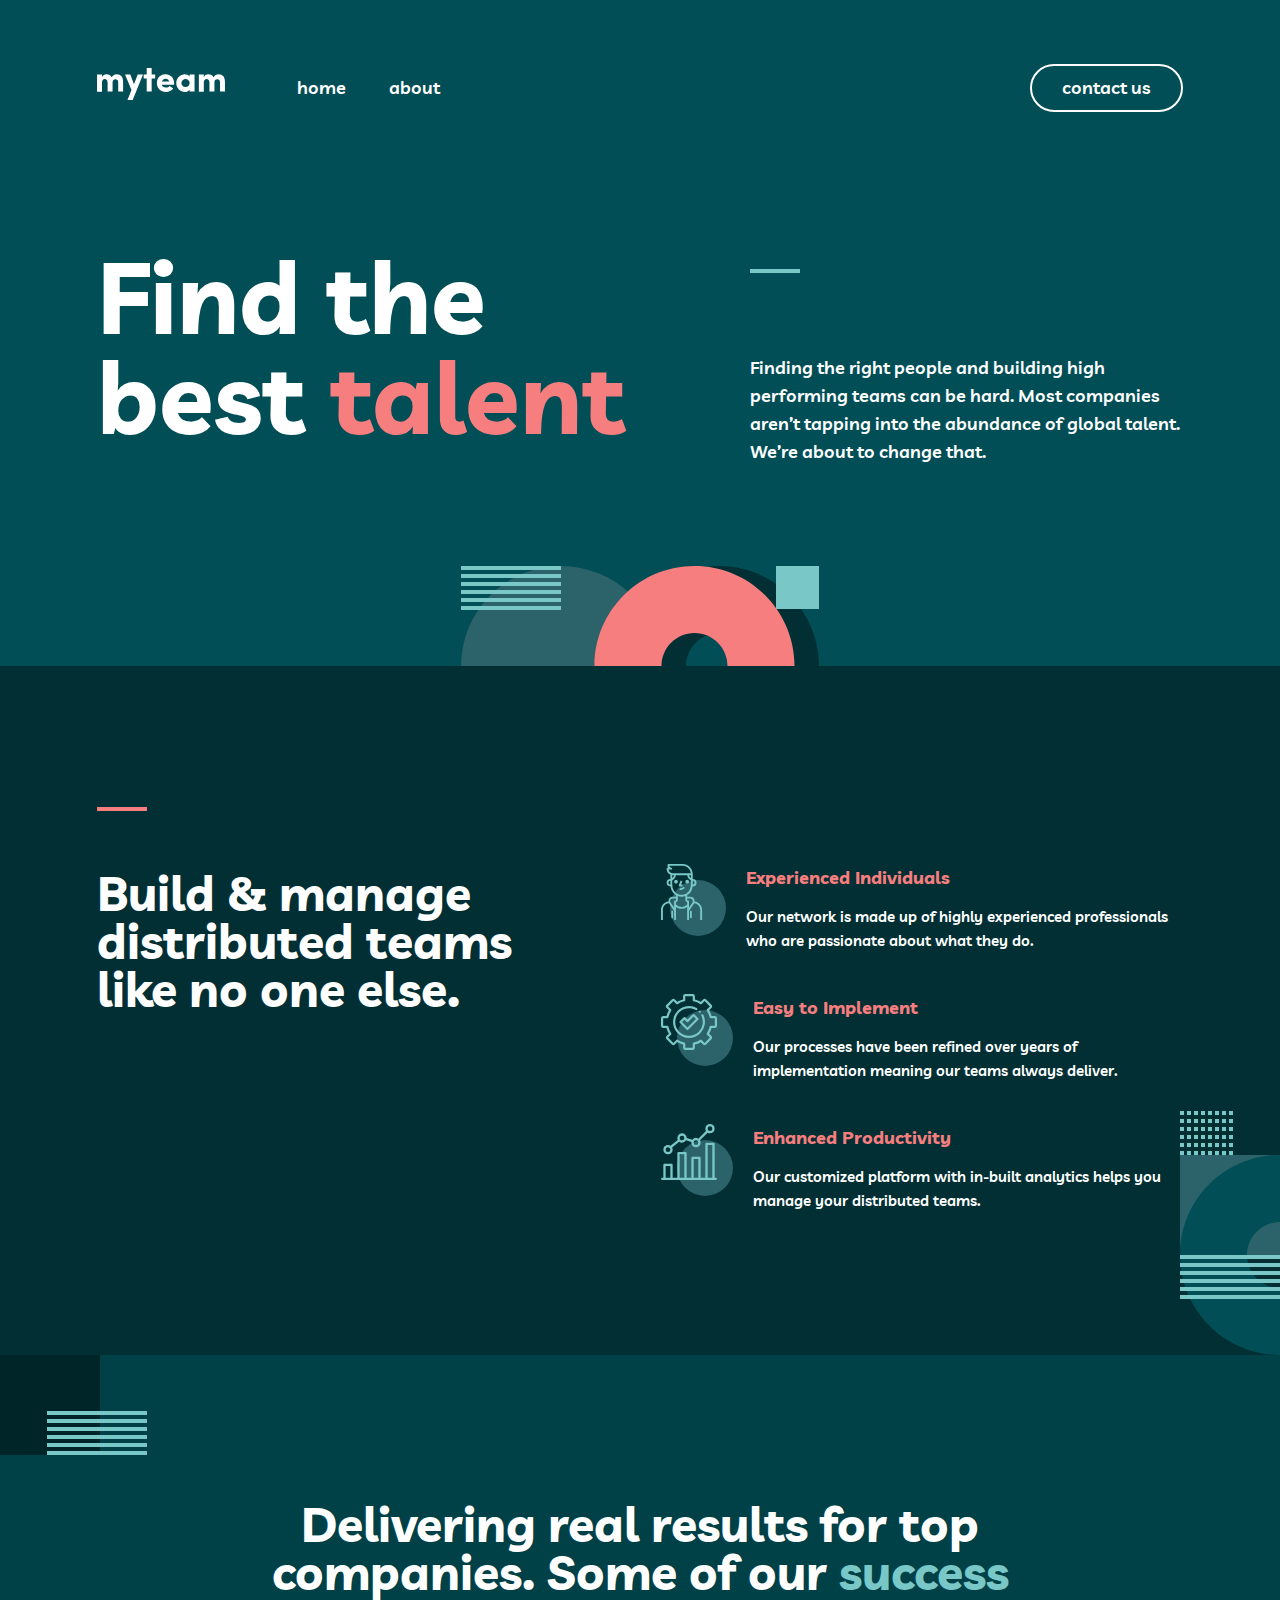
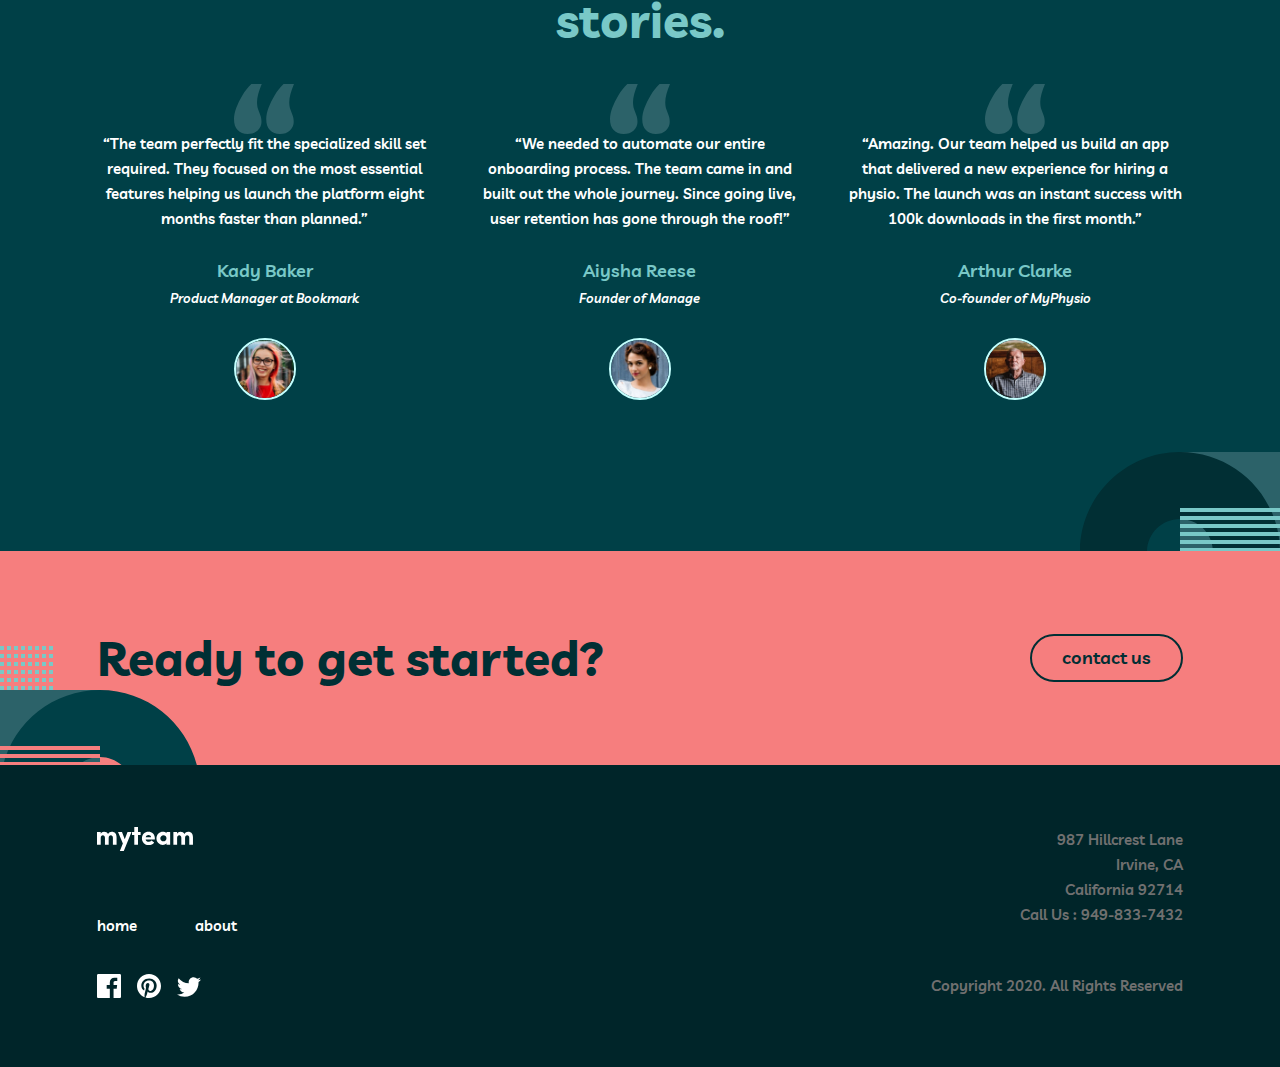
<file: index.html>
<!DOCTYPE html>
<html lang="en">
  <head>
    <!-- Global site tag (gtag.js) - Google Analytics -->
    <script
      async
      src="https://www.googletagmanager.com/gtag/js?id=UA-56191142-3"
    ></script>
    <script>
      window.dataLayer = window.dataLayer || [];
      function gtag() {
        dataLayer.push(arguments);
      }
      gtag("js", new Date());

      gtag("config", "UA-56191142-3");
    </script>

    <meta charset="UTF-8" />
    <meta name="viewport" content="width=device-width, initial-scale=1.0" />

    <link
      href="https://fonts.googleapis.com/css2?family=Livvic:wght@600;700&display=swap"
      rel="stylesheet"
    />

    <link rel="stylesheet" href="css/main.css" />
    <link
      rel="icon"
      type="image/png"
      sizes="32x32"
      href="./images/favicon-32x32.png"
    />

    <title>myteam - find the best talent</title>
  </head>
  <body class="scrolling">
    <nav class="nav">
      <div class="wrapper">
        <a href="index.html"
          ><img class="logo" src="img/logo.svg" alt="myteam logo"
        /></a>

        <img
          class="hamburger"
          id="open-nav"
          src="img/icon-hamburger.svg"
          alt="navigation menu icon"
        />

        <div class="nav__background nav__background--invisible"></div>
        <div class="nav__box nav__box--hidden">
          <img
            class="hamburger"
            id="close-nav"
            src="img/icon-close.svg"
            alt="navigation menu icon"
          />
          <ul class="nav__list">
            <li class="nav__item">
              <a href="index.html" class="nav__link">home</a>
            </li>
            <li class="nav__item">
              <a href="pages/about.html" class="nav__link">about</a>
            </li>
          </ul>
          <a href="pages/contact.html" class="btn-contact white">contact us</a>
        </div>
      </div>
    </nav>

    <header class="header">
      <div class="wrapper">
        <h1 class="heading-1">
          Find the <br />best <span class="color-coral">talent</span>
        </h1>
        <div class="header__text-box">
          Finding the right people and building high performing teams can be
          hard. Most companies aren’t tapping into the abundance of global
          talent. We’re about to change that.
        </div>
      </div>
    </header>
    <section class="features">
      <div class="wrapper">
        <h2 class="heading-2">
          Build & manage distributed teams like no one else.
        </h2>
        <ul class="features__list">
          <li class="feature">
            <img src="img/icon-person.svg" alt="Icon of person" />
            <h3 class="heading-3">Experienced Individuals</h3>
            <p class="paragraph">
              Our network is made up of highly experienced professionals who are
              passionate about what they do.
            </p>
          </li>
          <li class="feature">
            <img src="img/icon-cog.svg" alt="Icon of cog" />
            <h3 class="heading-3">Easy to Implement</h3>
            <p class="paragraph">
              Our processes have been refined over years of implementation
              meaning our teams always deliver.
            </p>
          </li>
          <li class="feature">
            <img src="img/icon-chart.svg" alt="Icon of chart" />
            <h3 class="heading-3">Enhanced Productivity</h3>
            <p class="paragraph">
              Our customized platform with in-built analytics helps you manage
              your distributed teams.
            </p>
          </li>
        </ul>
      </div>
    </section>
    <section class="stories">
      <div class="wrapper">
        <h2 class="heading-2">
          Delivering real results for top companies. Some of our
          <span class="color-blue-light">success stories.</span>
        </h2>
        <ul class="stories__list">
          <li class="story">
            <p class="story__paragraph">
              “The team perfectly fit the specialized skill set required. They
              focused on the most essential features helping us launch the
              platform eight months faster than planned.”
            </p>
            <span class="story__person">Kady Baker</span>
            <span class="story__position">Product Manager at Bookmark</span>
            <div class="story__photo-box">
              <img src="img/avatar-kady.jpg" alt="Photo of Kady Baker" />
            </div>
          </li>
          <li class="story">
            <p class="story__paragraph">
              “We needed to automate our entire onboarding process. The team
              came in and built out the whole journey. Since going live, user
              retention has gone through the roof!”
            </p>
            <span class="story__person">Aiysha Reese</span>
            <span class="story__position">Founder of Manage</span>
            <div class="story__photo-box">
              <img src="img/avatar-aiysha.jpg" alt="Photo of Aiysha Reese" />
            </div>
          </li>
          <li class="story">
            <p class="story__paragraph">
              “Amazing. Our team helped us build an app that delivered a new
              experience for hiring a physio. The launch was an instant success
              with 100k downloads in the first month.”
            </p>
            <span class="story__person">Arthur Clarke</span>
            <span class="story__position">Co-founder of MyPhysio</span>
            <div class="story__photo-box">
              <img src="img/avatar-arthur.jpg" alt="Photo of Arthur Clarke" />
            </div>
          </li>
        </ul>
      </div>
    </section>

    <div class="cta-box">
      <div class="wrapper">
        <h2 class="heading-2">Ready to get started?</h2>
        <a href="pages/contact.html" class="btn-contact">contact us</a>
      </div>
    </div>

    <footer class="footer">
      <div class="wrapper">
        <div class="footer-nav">
          <img src="img/logo.svg" class="footer-nav__logo" alt="myteam logo" />
          <ul class="footer-nav__list">
            <li class="footer-nav__item">
              <a href="index.html" class="footer-nav__link">home</a>
            </li>
            <li class="footer-nav__item">
              <a href="pages/about.html" class="footer-nav__link">about</a>
            </li>
          </ul>
        </div>
        <div class="footer__address">
          987 Hillcrest Lane<br />
          Irvine, CA<br />
          California 92714<br />
          Call Us : 949-833-7432
        </div>
        <div class="footer-social">
          <a href="https://www.facebook.com"
            ><svg
              xmlns="http://www.w3.org/2000/svg"
              width="24"
              height="24"
              role="img"
              aria-labelledby="facebook-icon"
            >
              <title id="facebook-icon">Facebook icon</title>
              <path
                fill="#FFF"
                d="M22.675 0H1.325C.593 0 0 .593 0 1.325v21.351C0 23.407.593 24 1.325 24H12.82v-9.294H9.692v-3.622h3.128V8.413c0-3.1 1.893-4.788 4.659-4.788 1.325 0 2.463.099 2.795.143v3.24l-1.918.001c-1.504 0-1.795.715-1.795 1.763v2.313h3.587l-.467 3.622h-3.12V24h6.116c.73 0 1.323-.593 1.323-1.325V1.325C24 .593 23.407 0 22.675 0z"
              /></svg
          ></a>
          <a href="https://www.pinterest.com/"
            ><svg
              xmlns="http://www.w3.org/2000/svg"
              width="24"
              height="24"
              role="img"
              aria-labelledby="pinterest-icon"
            >
              <title id="pinterest-icon">Pinterest icon</title>
              <path
                fill="#FFF"
                d="M12 0C5.373 0 0 5.372 0 12c0 5.084 3.163 9.426 7.627 11.174-.105-.949-.2-2.405.042-3.441.218-.937 1.407-5.965 1.407-5.965s-.359-.719-.359-1.782c0-1.668.967-2.914 2.171-2.914 1.023 0 1.518.769 1.518 1.69 0 1.029-.655 2.568-.994 3.995-.283 1.194.599 2.169 1.777 2.169 2.133 0 3.772-2.249 3.772-5.495 0-2.873-2.064-4.882-5.012-4.882-3.414 0-5.418 2.561-5.418 5.207 0 1.031.397 2.138.893 2.738a.36.36 0 01.083.345l-.333 1.36c-.053.22-.174.267-.402.161-1.499-.698-2.436-2.889-2.436-4.649 0-3.785 2.75-7.262 7.929-7.262 4.163 0 7.398 2.967 7.398 6.931 0 4.136-2.607 7.464-6.227 7.464-1.216 0-2.359-.631-2.75-1.378l-.748 2.853c-.271 1.043-1.002 2.35-1.492 3.146C9.57 23.812 10.763 24 12 24c6.627 0 12-5.373 12-12 0-6.628-5.373-12-12-12z"
              /></svg
          ></a>
          <a href="https://www.twitter.com/"
            ><svg
              xmlns="http://www.w3.org/2000/svg"
              width="24"
              height="20"
              role="img"
              aria-labelledby="twitter-icon"
            >
              <title id="twitter-icon">Twitter icon</title>
              <path
                fill="#FFF"
                d="M24 2.557a9.83 9.83 0 01-2.828.775A4.932 4.932 0 0023.337.608a9.864 9.864 0 01-3.127 1.195A4.916 4.916 0 0016.616.248c-3.179 0-5.515 2.966-4.797 6.045A13.978 13.978 0 011.671 1.149a4.93 4.93 0 001.523 6.574 4.903 4.903 0 01-2.229-.616c-.054 2.281 1.581 4.415 3.949 4.89a4.935 4.935 0 01-2.224.084 4.928 4.928 0 004.6 3.419A9.9 9.9 0 010 17.54a13.94 13.94 0 007.548 2.212c9.142 0 14.307-7.721 13.995-14.646A10.025 10.025 0 0024 2.557z"
              /></svg
          ></a>
        </div>
        <div class="footer__copyright">
          Copyright 2020. All Rights Reserved
        </div>
      </div>
    </footer>
  </body>
  <script src="script/script.js"></script>
</html>
</file>
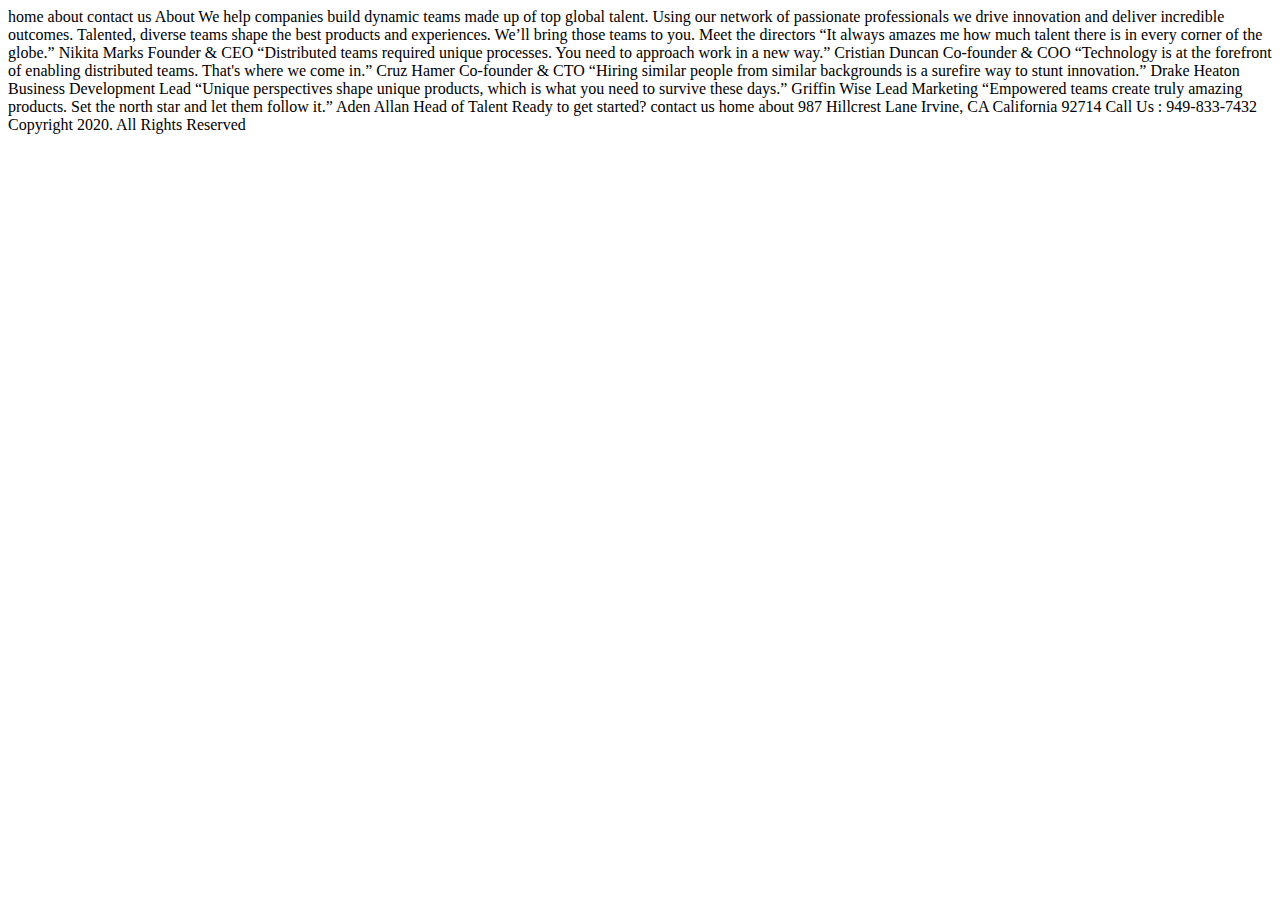
<file: about.html>
<!DOCTYPE html>
<html lang="en">
<head>
  <meta charset="UTF-8">
  <meta name="viewport" content="width=device-width, initial-scale=1.0">

  <link rel="icon" type="image/png" sizes="32x32" href="./images/favicon-32x32.png">
  
  <title>Frontend Mentor | myteam website challenge - About</title>
</head>
<body>

  home
  about

  contact us



  About

  We help companies build dynamic teams made up of top global talent. 
  Using our network of passionate professionals we drive innovation 
  and deliver incredible outcomes. Talented, diverse teams shape the 
  best products and experiences. We’ll bring those teams to you.



  Meet the directors

  “It always amazes me how much talent there is in every corner of the globe.”
  Nikita Marks
  Founder & CEO

  “Distributed teams required unique processes. You need to approach work in a new way.”
  Cristian Duncan
  Co-founder & COO

  “Technology is at the forefront of enabling distributed teams. That's where we come in.”
  Cruz Hamer
  Co-founder & CTO

  “Hiring similar people from similar backgrounds is a surefire way to stunt innovation.”
  Drake Heaton
  Business Development Lead

  “Unique perspectives shape unique products, which is what you need to survive these days.”
  Griffin Wise
  Lead Marketing

  “Empowered teams create truly amazing products. Set the north star and let them follow it.”
  Aden Allan
  Head of Talent



  Ready to get started?

  contact us



  home
  about

  987  Hillcrest Lane
  Irvine, CA
  California 92714
  Call Us : 949-833-7432

  Copyright 2020. All Rights Reserved
  
</body>
</html>
</file>
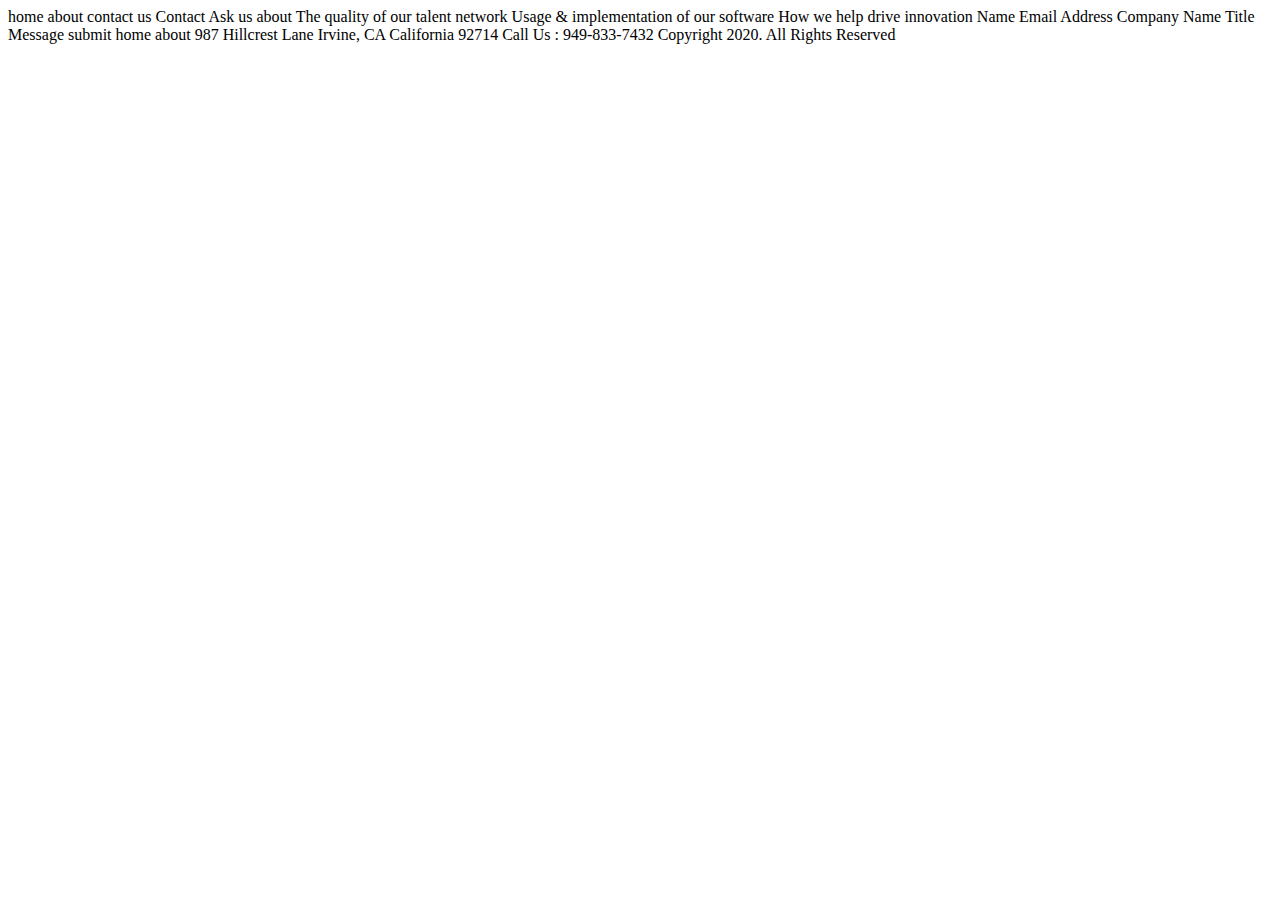
<file: contact.html>
<!DOCTYPE html>
<html lang="en">
<head>
  <meta charset="UTF-8">
  <meta name="viewport" content="width=device-width, initial-scale=1.0">

  <link rel="icon" type="image/png" sizes="32x32" href="./images/favicon-32x32.png">
  
  <title>Frontend Mentor | myteam website challenge - Contact</title>
</head>
<body>

  home
  about

  contact us



  Contact

  Ask us about

  The quality of our talent network
  Usage & implementation of our software
  How we help drive innovation

  Name
  Email Address
  Company Name
  Title
  Message

  submit



  home
  about

  987  Hillcrest Lane
  Irvine, CA
  California 92714
  Call Us : 949-833-7432

  Copyright 2020. All Rights Reserved
  
</body>
</html>
</file>
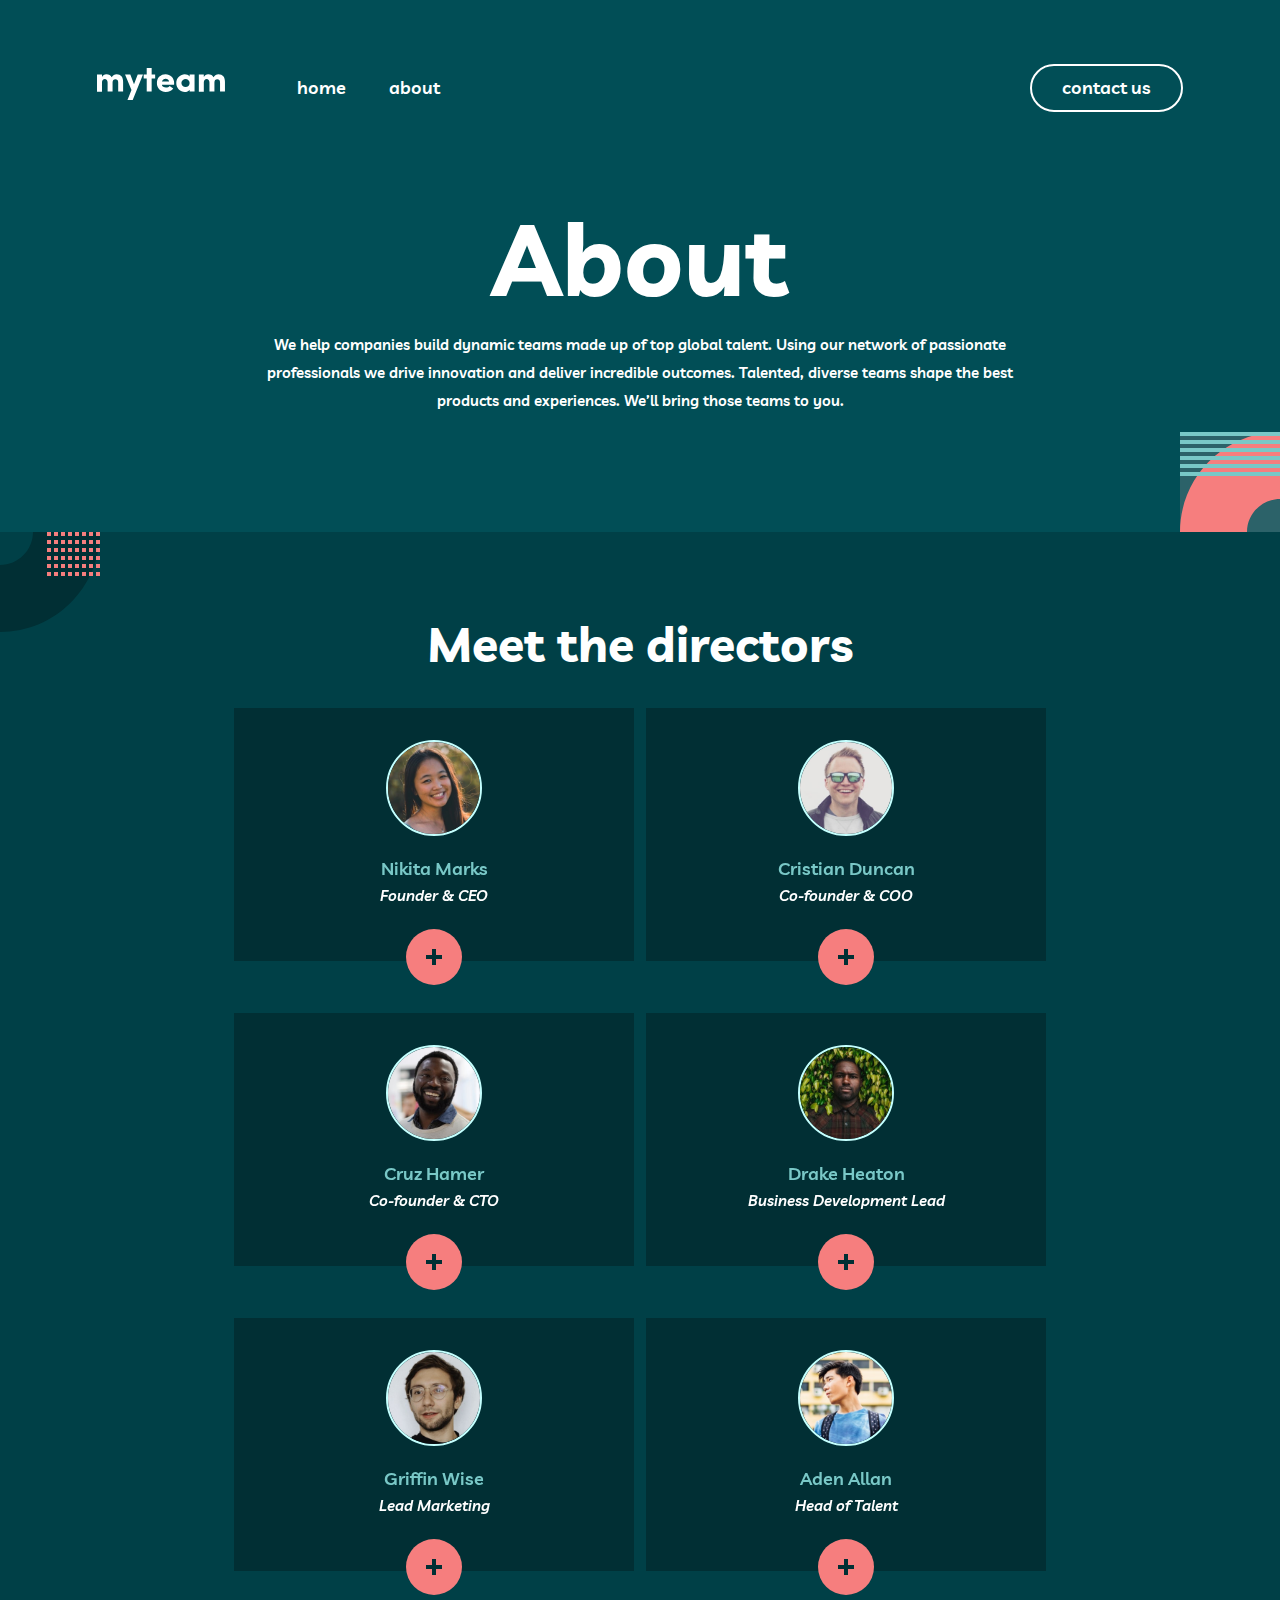
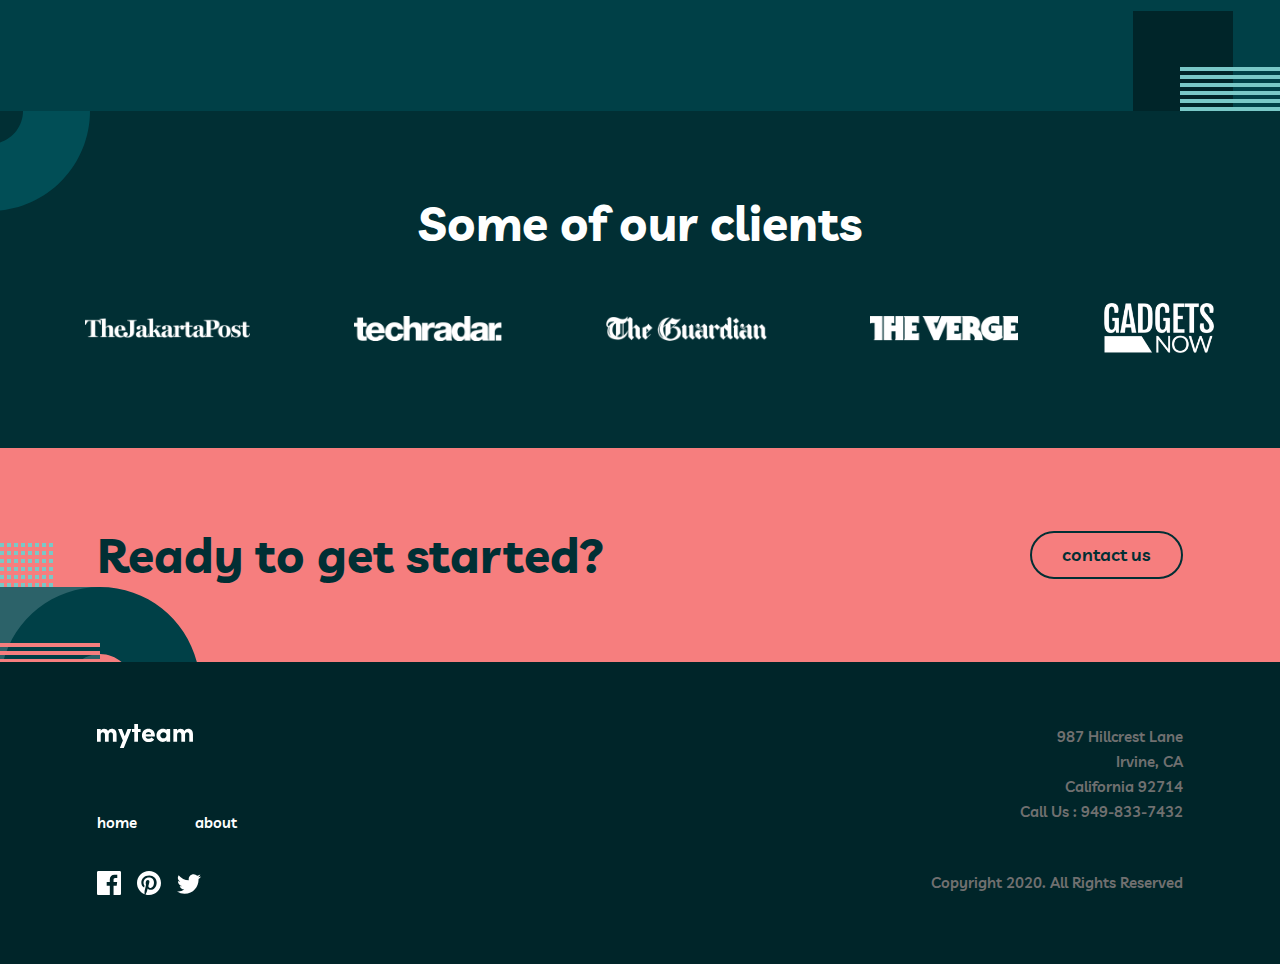
<file: pages/about.html>
<!DOCTYPE html>
<html lang="en">
  <head>
    <meta charset="UTF-8" />
    <meta name="viewport" content="width=device-width, initial-scale=1.0" />

    <link
      href="https://fonts.googleapis.com/css2?family=Livvic:wght@600;700&display=swap"
      rel="stylesheet"
    />

    <link rel="stylesheet" href="../css/main.css" />
    <link
      rel="icon"
      type="image/png"
      sizes="32x32"
      href="img/favicon-32x32.png"
    />

    <title>myteam - about</title>
  </head>
  <body class="scrolling">
    <nav class="nav">
      <div class="wrapper">
        <a href="../index.html"
          ><img class="logo" src="../img/logo.svg" alt="myteam logo"
        /></a>

        <img
          class="hamburger"
          id="open-nav"
          src="../img/icon-hamburger.svg"
          alt="navigation menu icon"
        />

        <div class="nav__background nav__background--invisible"></div>
        <div class="nav__box nav__box--hidden">
          <img
            class="hamburger"
            id="close-nav"
            src="../img/icon-close.svg"
            alt="navigation menu icon"
          />
          <ul class="nav__list">
            <li class="nav__item">
              <a href="../index.html" class="nav__link">home</a>
            </li>
            <li class="nav__item">
              <a href="./about.html" class="nav__link">about</a>
            </li>
          </ul>
          <a href="./contact.html" class="btn-contact white">contact us</a>
        </div>
      </div>
    </nav>
    <section class="about">
      <div class="wrapper">
        <h1 class="heading-1">About</h1>
        <div class="about__text-box">
          We help companies build dynamic teams made up of top global talent.
          Using our network of passionate professionals we drive innovation and
          deliver incredible outcomes. Talented, diverse teams shape the best
          products and experiences. We’ll bring those teams to you.
        </div>
      </div>
    </section>
    <section class="directors">
      <div class="wrapper">
        <h2 class="heading-2">Meet the directors</h2>

        <div class="director">
          <div class="director__side director__side--front show-front">
            <div class="director__photo-box">
              <img src="../img/avatar-nikita.jpg" alt="Nikita Marks photo" />
            </div>
            <div class="director__person">Nikita Marks</div>
            <div class="director__position">Founder & CEO</div>
          </div>
          <div class="director__side director__side--back hide-back">
            <div class="director__person">Nikita Marks</div>
            <div class="director__quote">
              “It always amazes me how much talent there is in every corner of
              the globe.”
            </div>
            <div class="director__social-box">
              <a href="#"
                ><svg xmlns="http://www.w3.org/2000/svg" width="20" height="20">
                  <path
                    fill="#FFF"
                    d="M18 0H2C.9 0 0 .9 0 2v16c0 1.1.9 2 2 2h16c1.1 0 2-.9 2-2V2c0-1.1-.9-2-2-2zM6 17H3V8h3v9zM4.5 6.3c-1 0-1.8-.8-1.8-1.8s.8-1.8 1.8-1.8 1.8.8 1.8 1.8-.8 1.8-1.8 1.8zM17 17h-3v-5.3c0-.8-.7-1.5-1.5-1.5s-1.5.7-1.5 1.5V17H8V8h3v1.2c.5-.8 1.6-1.4 2.5-1.4 1.9 0 3.5 1.6 3.5 3.5V17z"
                  /></svg
              ></a>
              <a href="#"
                ><svg xmlns="http://www.w3.org/2000/svg" width="24" height="20">
                  <path
                    fill="#FFF"
                    d="M24 2.557a9.83 9.83 0 01-2.828.775A4.932 4.932 0 0023.337.608a9.864 9.864 0 01-3.127 1.195A4.916 4.916 0 0016.616.248c-3.179 0-5.515 2.966-4.797 6.045A13.978 13.978 0 011.671 1.149a4.93 4.93 0 001.523 6.574 4.903 4.903 0 01-2.229-.616c-.054 2.281 1.581 4.415 3.949 4.89a4.935 4.935 0 01-2.224.084 4.928 4.928 0 004.6 3.419A9.9 9.9 0 010 17.54a13.94 13.94 0 007.548 2.212c9.142 0 14.307-7.721 13.995-14.646A10.025 10.025 0 0024 2.557z"
                  /></svg
              ></a>
            </div>
          </div>
          <div class="btn-about btn--more"></div>
        </div>

        <div class="director">
          <div class="director__side director__side--front show-front">
            <div class="director__photo-box">
              <img
                src="../img/avatar-christian.jpg"
                alt="Cristian Duncan photo"
              />
            </div>
            <div class="director__person">Cristian Duncan</div>
            <div class="director__position">Co-founder & COO</div>
          </div>
          <div class="director__side director__side--back hide-back">
            <div class="director__person">Cristian Duncan</div>
            <div class="director__quote">
              “Distributed teams required unique processes. You need to approach
              work in a new way.”
            </div>
            <div class="director__social-box">
              <a href="#"
                ><svg xmlns="http://www.w3.org/2000/svg" width="24" height="20">
                  <path
                    fill="#FFF"
                    d="M24 2.557a9.83 9.83 0 01-2.828.775A4.932 4.932 0 0023.337.608a9.864 9.864 0 01-3.127 1.195A4.916 4.916 0 0016.616.248c-3.179 0-5.515 2.966-4.797 6.045A13.978 13.978 0 011.671 1.149a4.93 4.93 0 001.523 6.574 4.903 4.903 0 01-2.229-.616c-.054 2.281 1.581 4.415 3.949 4.89a4.935 4.935 0 01-2.224.084 4.928 4.928 0 004.6 3.419A9.9 9.9 0 010 17.54a13.94 13.94 0 007.548 2.212c9.142 0 14.307-7.721 13.995-14.646A10.025 10.025 0 0024 2.557z"
                  /></svg
              ></a>
              <a href="#"
                ><svg xmlns="http://www.w3.org/2000/svg" width="20" height="20">
                  <path
                    fill="#FFF"
                    d="M18 0H2C.9 0 0 .9 0 2v16c0 1.1.9 2 2 2h16c1.1 0 2-.9 2-2V2c0-1.1-.9-2-2-2zM6 17H3V8h3v9zM4.5 6.3c-1 0-1.8-.8-1.8-1.8s.8-1.8 1.8-1.8 1.8.8 1.8 1.8-.8 1.8-1.8 1.8zM17 17h-3v-5.3c0-.8-.7-1.5-1.5-1.5s-1.5.7-1.5 1.5V17H8V8h3v1.2c.5-.8 1.6-1.4 2.5-1.4 1.9 0 3.5 1.6 3.5 3.5V17z"
                  /></svg
              ></a>
            </div>
          </div>
          <div class="btn-about btn--more"></div>
        </div>

        <div class="director">
          <div class="director__side director__side--front show-front">
            <div class="director__photo-box">
              <img src="../img/avatar-cruz.jpg" alt="Cruz Hamer photo" />
            </div>
            <div class="director__person">Cruz Hamer</div>
            <div class="director__position">Co-founder & CTO</div>
          </div>
          <div class="director__side director__side--back hide-back">
            <div class="director__person">Cruz Hamer</div>
            <div class="director__quote">
              “Technology is at the forefront of enabling distributed teams.
              That's where we come in.”
            </div>
            <div class="director__social-box">
              <a href="#"
                ><svg xmlns="http://www.w3.org/2000/svg" width="24" height="20">
                  <path
                    fill="#FFF"
                    d="M24 2.557a9.83 9.83 0 01-2.828.775A4.932 4.932 0 0023.337.608a9.864 9.864 0 01-3.127 1.195A4.916 4.916 0 0016.616.248c-3.179 0-5.515 2.966-4.797 6.045A13.978 13.978 0 011.671 1.149a4.93 4.93 0 001.523 6.574 4.903 4.903 0 01-2.229-.616c-.054 2.281 1.581 4.415 3.949 4.89a4.935 4.935 0 01-2.224.084 4.928 4.928 0 004.6 3.419A9.9 9.9 0 010 17.54a13.94 13.94 0 007.548 2.212c9.142 0 14.307-7.721 13.995-14.646A10.025 10.025 0 0024 2.557z"
                  /></svg
              ></a>
              <a href="#"
                ><svg xmlns="http://www.w3.org/2000/svg" width="20" height="20">
                  <path
                    fill="#FFF"
                    d="M18 0H2C.9 0 0 .9 0 2v16c0 1.1.9 2 2 2h16c1.1 0 2-.9 2-2V2c0-1.1-.9-2-2-2zM6 17H3V8h3v9zM4.5 6.3c-1 0-1.8-.8-1.8-1.8s.8-1.8 1.8-1.8 1.8.8 1.8 1.8-.8 1.8-1.8 1.8zM17 17h-3v-5.3c0-.8-.7-1.5-1.5-1.5s-1.5.7-1.5 1.5V17H8V8h3v1.2c.5-.8 1.6-1.4 2.5-1.4 1.9 0 3.5 1.6 3.5 3.5V17z"
                  /></svg
              ></a>
            </div>
          </div>
          <div class="btn-about btn--more"></div>
        </div>

        <div class="director">
          <div class="director__side director__side--front show-front">
            <div class="director__photo-box">
              <img src="../img/avatar-drake.jpg" alt="Drake Heaton photo" />
            </div>
            <div class="director__person">Drake Heaton</div>
            <div class="director__position">Business Development Lead</div>
          </div>
          <div class="director__side director__side--back hide-back">
            <div class="director__person">Drake Heaton</div>
            <div class="director__quote">
              “Hiring similar people from similar backgrounds is a surefire way
              to stunt innovation.”
            </div>
            <div class="director__social-box">
              <a href="#"
                ><svg xmlns="http://www.w3.org/2000/svg" width="24" height="20">
                  <path
                    fill="#FFF"
                    d="M24 2.557a9.83 9.83 0 01-2.828.775A4.932 4.932 0 0023.337.608a9.864 9.864 0 01-3.127 1.195A4.916 4.916 0 0016.616.248c-3.179 0-5.515 2.966-4.797 6.045A13.978 13.978 0 011.671 1.149a4.93 4.93 0 001.523 6.574 4.903 4.903 0 01-2.229-.616c-.054 2.281 1.581 4.415 3.949 4.89a4.935 4.935 0 01-2.224.084 4.928 4.928 0 004.6 3.419A9.9 9.9 0 010 17.54a13.94 13.94 0 007.548 2.212c9.142 0 14.307-7.721 13.995-14.646A10.025 10.025 0 0024 2.557z"
                  /></svg
              ></a>
              <a href="#"
                ><svg xmlns="http://www.w3.org/2000/svg" width="20" height="20">
                  <path
                    fill="#FFF"
                    d="M18 0H2C.9 0 0 .9 0 2v16c0 1.1.9 2 2 2h16c1.1 0 2-.9 2-2V2c0-1.1-.9-2-2-2zM6 17H3V8h3v9zM4.5 6.3c-1 0-1.8-.8-1.8-1.8s.8-1.8 1.8-1.8 1.8.8 1.8 1.8-.8 1.8-1.8 1.8zM17 17h-3v-5.3c0-.8-.7-1.5-1.5-1.5s-1.5.7-1.5 1.5V17H8V8h3v1.2c.5-.8 1.6-1.4 2.5-1.4 1.9 0 3.5 1.6 3.5 3.5V17z"
                  /></svg
              ></a>
            </div>
          </div>
          <div class="btn-about btn--more"></div>
        </div>

        <div class="director">
          <div class="director__side director__side--front show-front">
            <div class="director__photo-box">
              <img src="../img/avatar-griffin.jpg" alt="Griffin Wise photo" />
            </div>
            <div class="director__person">Griffin Wise</div>
            <div class="director__position">Lead Marketing</div>
          </div>
          <div class="director__side director__side--back hide-back">
            <div class="director__person">Griffin Wise</div>
            <div class="director__quote">
              “Unique perspectives shape unique products, which is what you need
              to survive these days.”
            </div>
            <div class="director__social-box">
              <a href="#"
                ><svg xmlns="http://www.w3.org/2000/svg" width="24" height="20">
                  <path
                    fill="#FFF"
                    d="M24 2.557a9.83 9.83 0 01-2.828.775A4.932 4.932 0 0023.337.608a9.864 9.864 0 01-3.127 1.195A4.916 4.916 0 0016.616.248c-3.179 0-5.515 2.966-4.797 6.045A13.978 13.978 0 011.671 1.149a4.93 4.93 0 001.523 6.574 4.903 4.903 0 01-2.229-.616c-.054 2.281 1.581 4.415 3.949 4.89a4.935 4.935 0 01-2.224.084 4.928 4.928 0 004.6 3.419A9.9 9.9 0 010 17.54a13.94 13.94 0 007.548 2.212c9.142 0 14.307-7.721 13.995-14.646A10.025 10.025 0 0024 2.557z"
                  /></svg
              ></a>
              <a href="#"
                ><svg xmlns="http://www.w3.org/2000/svg" width="20" height="20">
                  <path
                    fill="#FFF"
                    d="M18 0H2C.9 0 0 .9 0 2v16c0 1.1.9 2 2 2h16c1.1 0 2-.9 2-2V2c0-1.1-.9-2-2-2zM6 17H3V8h3v9zM4.5 6.3c-1 0-1.8-.8-1.8-1.8s.8-1.8 1.8-1.8 1.8.8 1.8 1.8-.8 1.8-1.8 1.8zM17 17h-3v-5.3c0-.8-.7-1.5-1.5-1.5s-1.5.7-1.5 1.5V17H8V8h3v1.2c.5-.8 1.6-1.4 2.5-1.4 1.9 0 3.5 1.6 3.5 3.5V17z"
                  /></svg
              ></a>
            </div>
          </div>
          <div class="btn-about btn--more"></div>
        </div>

        <div class="director">
          <div class="director__side director__side--front show-front">
            <div class="director__photo-box">
              <img src="../img/avatar-aden.jpg" alt="Aden Allan photo" />
            </div>
            <div class="director__person">Aden Allan</div>
            <div class="director__position">Head of Talent</div>
          </div>
          <div class="director__side director__side--back hide-back">
            <div class="director__person">Aden Allan</div>
            <div class="director__quote">
              “Empowered teams create truly amazing products. Set the north star
              and let them follow it.”
            </div>
            <div class="director__social-box">
              <a href="#"
                ><svg xmlns="http://www.w3.org/2000/svg" width="24" height="20">
                  <path
                    fill="#FFF"
                    d="M24 2.557a9.83 9.83 0 01-2.828.775A4.932 4.932 0 0023.337.608a9.864 9.864 0 01-3.127 1.195A4.916 4.916 0 0016.616.248c-3.179 0-5.515 2.966-4.797 6.045A13.978 13.978 0 011.671 1.149a4.93 4.93 0 001.523 6.574 4.903 4.903 0 01-2.229-.616c-.054 2.281 1.581 4.415 3.949 4.89a4.935 4.935 0 01-2.224.084 4.928 4.928 0 004.6 3.419A9.9 9.9 0 010 17.54a13.94 13.94 0 007.548 2.212c9.142 0 14.307-7.721 13.995-14.646A10.025 10.025 0 0024 2.557z"
                  /></svg
              ></a>
              <a href="#"
                ><svg xmlns="http://www.w3.org/2000/svg" width="20" height="20">
                  <path
                    fill="#FFF"
                    d="M18 0H2C.9 0 0 .9 0 2v16c0 1.1.9 2 2 2h16c1.1 0 2-.9 2-2V2c0-1.1-.9-2-2-2zM6 17H3V8h3v9zM4.5 6.3c-1 0-1.8-.8-1.8-1.8s.8-1.8 1.8-1.8 1.8.8 1.8 1.8-.8 1.8-1.8 1.8zM17 17h-3v-5.3c0-.8-.7-1.5-1.5-1.5s-1.5.7-1.5 1.5V17H8V8h3v1.2c.5-.8 1.6-1.4 2.5-1.4 1.9 0 3.5 1.6 3.5 3.5V17z"
                  /></svg
              ></a>
            </div>
          </div>
          <div class="btn-about btn--more"></div>
        </div>
      </div>
    </section>

    <section class="clients">
      <div class="wrapper">
        <h2 class="heading-2">Some of our clients</h2>
        <div class="clients__box">
          <div class="img-box"><img src="../img/logo-jakarta-post.png" /></div>
          <div class="img-box"><img src="../img/logo-tech-radar.png" /></div>
          <div class="img-box"><img src="../img/logo-the-guardian.png" /></div>
          <div class="img-box"><img src="../img/logo-the-verge.png" /></div>
          <div class="img-box"><img src="../img/logo-gadgets-now.png" /></div>
        </div>
      </div>
    </section>

    <div class="cta-box">
      <div class="wrapper">
        <h2 class="heading-2">Ready to get started?</h2>
        <a href="../pages/contact.html" class="btn-contact">contact us</a>
      </div>
    </div>

    <footer class="footer">
      <div class="wrapper">
        <div class="footer-nav">
          <img
            src="../img/logo.svg"
            class="footer-nav__logo"
            alt="myteam logo"
          />
          <ul class="footer-nav__list">
            <li class="footer-nav__item">
              <a href="../index.html" class="footer-nav__link">home</a>
            </li>
            <li class="footer-nav__item">
              <a href="../pages/about.html" class="footer-nav__link">about</a>
            </li>
          </ul>
        </div>
        <div class="footer__address">
          987 Hillcrest Lane<br />
          Irvine, CA<br />
          California 92714<br />
          Call Us : 949-833-7432
        </div>
        <div class="footer-social">
          <a href="https://www.facebook.com"
            ><svg
              xmlns="http://www.w3.org/2000/svg"
              width="24"
              height="24"
              role="img"
              aria-labelledby="facebook-icon"
            >
              <title id="facebook-icon">Facebook icon</title>
              <path
                fill="#FFF"
                d="M22.675 0H1.325C.593 0 0 .593 0 1.325v21.351C0 23.407.593 24 1.325 24H12.82v-9.294H9.692v-3.622h3.128V8.413c0-3.1 1.893-4.788 4.659-4.788 1.325 0 2.463.099 2.795.143v3.24l-1.918.001c-1.504 0-1.795.715-1.795 1.763v2.313h3.587l-.467 3.622h-3.12V24h6.116c.73 0 1.323-.593 1.323-1.325V1.325C24 .593 23.407 0 22.675 0z"
              /></svg
          ></a>
          <a href="https://www.pinterest.com/"
            ><svg
              xmlns="http://www.w3.org/2000/svg"
              width="24"
              height="24"
              role="img"
              aria-labelledby="pinterest-icon"
            >
              <title id="pinterest-icon">Pinterest icon</title>
              <path
                fill="#FFF"
                d="M12 0C5.373 0 0 5.372 0 12c0 5.084 3.163 9.426 7.627 11.174-.105-.949-.2-2.405.042-3.441.218-.937 1.407-5.965 1.407-5.965s-.359-.719-.359-1.782c0-1.668.967-2.914 2.171-2.914 1.023 0 1.518.769 1.518 1.69 0 1.029-.655 2.568-.994 3.995-.283 1.194.599 2.169 1.777 2.169 2.133 0 3.772-2.249 3.772-5.495 0-2.873-2.064-4.882-5.012-4.882-3.414 0-5.418 2.561-5.418 5.207 0 1.031.397 2.138.893 2.738a.36.36 0 01.083.345l-.333 1.36c-.053.22-.174.267-.402.161-1.499-.698-2.436-2.889-2.436-4.649 0-3.785 2.75-7.262 7.929-7.262 4.163 0 7.398 2.967 7.398 6.931 0 4.136-2.607 7.464-6.227 7.464-1.216 0-2.359-.631-2.75-1.378l-.748 2.853c-.271 1.043-1.002 2.35-1.492 3.146C9.57 23.812 10.763 24 12 24c6.627 0 12-5.373 12-12 0-6.628-5.373-12-12-12z"
              /></svg
          ></a>
          <a href="https://www.twitter.com/"
            ><svg
              xmlns="http://www.w3.org/2000/svg"
              width="24"
              height="20"
              role="img"
              aria-labelledby="twitter-icon"
            >
              <title id="twitter-icon">Twitter icon</title>
              <path
                fill="#FFF"
                d="M24 2.557a9.83 9.83 0 01-2.828.775A4.932 4.932 0 0023.337.608a9.864 9.864 0 01-3.127 1.195A4.916 4.916 0 0016.616.248c-3.179 0-5.515 2.966-4.797 6.045A13.978 13.978 0 011.671 1.149a4.93 4.93 0 001.523 6.574 4.903 4.903 0 01-2.229-.616c-.054 2.281 1.581 4.415 3.949 4.89a4.935 4.935 0 01-2.224.084 4.928 4.928 0 004.6 3.419A9.9 9.9 0 010 17.54a13.94 13.94 0 007.548 2.212c9.142 0 14.307-7.721 13.995-14.646A10.025 10.025 0 0024 2.557z"
              /></svg
          ></a>
        </div>
        <div class="footer__copyright">
          Copyright 2020. All Rights Reserved
        </div>
      </div>
    </footer>
  </body>
  <script src="../script/script-about.js"></script>
  <script src="../script/script.js"></script>
</html>
</file>
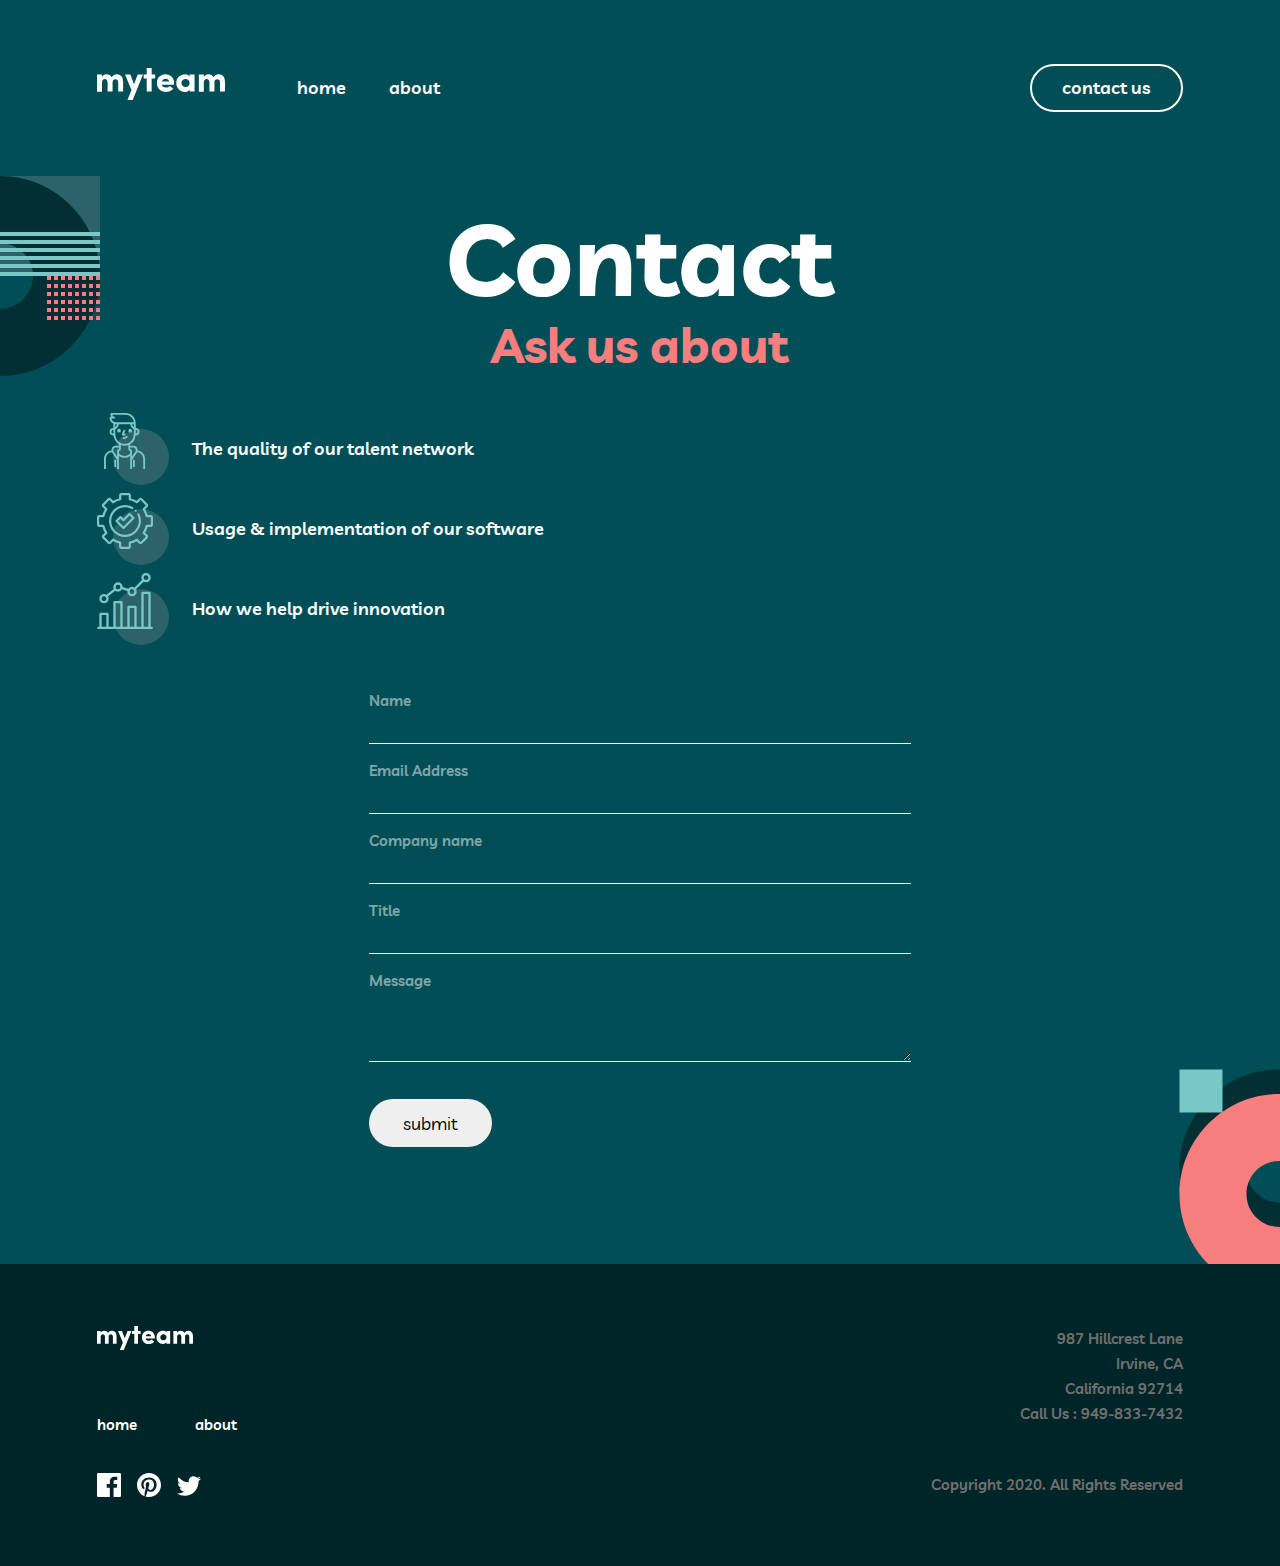
<file: pages/contact.html>
<!DOCTYPE html>
<html lang="en">
  <head>
    <meta charset="UTF-8" />
    <meta name="viewport" content="width=device-width, initial-scale=1.0" />

    <link
      href="https://fonts.googleapis.com/css2?family=Livvic:wght@600;700&display=swap"
      rel="stylesheet"
    />

    <link rel="stylesheet" href="../css/main.css" />
    <link
      rel="icon"
      type="image/png"
      sizes="32x32"
      href="img/favicon-32x32.png"
    />

    <title>myteam - contact</title>
  </head>
  <body class="scrolling">
    <nav class="nav">
      <div class="wrapper">
        <a href="../index.html"
          ><img class="logo" src="../img/logo.svg" alt="myteam logo"
        /></a>

        <img
          class="hamburger"
          id="open-nav"
          src="../img/icon-hamburger.svg"
          alt="navigation menu icon"
        />

        <div class="nav__background nav__background--invisible"></div>
        <div class="nav__box nav__box--hidden">
          <img
            class="hamburger"
            id="close-nav"
            src="../img/icon-close.svg"
            alt="navigation menu icon"
          />
          <ul class="nav__list">
            <li class="nav__item">
              <a href="../index.html" class="nav__link">home</a>
            </li>
            <li class="nav__item">
              <a href="../pages/about.html" class="nav__link">about</a>
            </li>
          </ul>
          <a href="../pages/contact.html" class="btn-contact white"
            >contact us</a
          >
        </div>
      </div>
    </nav>

    <section class="contact">
      <div class="wrapper">
        <h1 class="heading-1">Contact</h1>
        <h2 class="heading-2">Ask us about</h2>
        <ul class="contact__list">
          <li class="contact__item">
            <div class="contact__img-box">
              <img src="../img/icon-person.svg" alt="Icon of person" />
            </div>
            <span class="contact__text">The quality of our talent network</span>
          </li>
          <li class="contact__item">
            <div class="contact__img-box">
              <img src="../img/icon-cog.svg" alt="Icon of cog" />
            </div>
            <span class="contact__text"
              >Usage & implementation of our software</span
            >
          </li>
          <li class="contact__item">
            <div class="contact__img-box">
              <img src="../img/icon-chart.svg" alt="Icon of chart" />
            </div>
            <span class="contact__text">How we help drive innovation</span>
          </li>
        </ul>

        <div class="form__box">
          <form action="" class="form">
            <div class="form__group">
              <input type="text" name="name" id="name" required />
              <label for="name">Name</label>
            </div>
            <div class="form__group">
              <input type="email" name="email" id="email" required />
              <label for="email">Email Address</label>
            </div>
            <div class="form__group">
              <input type="text" name="company-name" id="company-name" />
              <label for="company-name">Company name</label>
            </div>
            <div class="form__group">
              <input type="text" name="title" id="title" autocomplete="off" />
              <label for="title">Title</label>
            </div>
            <div class="form__group">
              <!-- change to input later -->
              <textarea
                type="text"
                name="message"
                id="message"
                rows="3"
                spellcheck="true"
                required
              ></textarea>
              <label for="message">Message</label>
            </div>
            <button class="btn-submit">submit</button>
          </form>
        </div>
      </div>
    </section>

    <footer class="footer">
      <div class="wrapper">
        <div class="footer-nav">
          <img
            src="../img/logo.svg"
            class="footer-nav__logo"
            alt="myteam logo"
          />
          <ul class="footer-nav__list">
            <li class="footer-nav__item">
              <a href="../index.html" class="footer-nav__link">home</a>
            </li>
            <li class="footer-nav__item">
              <a href="../pages/about.html" class="footer-nav__link">about</a>
            </li>
          </ul>
        </div>
        <div class="footer__address">
          987 Hillcrest Lane<br />
          Irvine, CA<br />
          California 92714<br />
          Call Us : 949-833-7432
        </div>
        <div class="footer-social">
          <a href="https://www.facebook.com"
            ><svg
              xmlns="http://www.w3.org/2000/svg"
              width="24"
              height="24"
              role="img"
              aria-labelledby="facebook-icon"
            >
              <title id="facebook-icon">Facebook icon</title>
              <path
                fill="#FFF"
                d="M22.675 0H1.325C.593 0 0 .593 0 1.325v21.351C0 23.407.593 24 1.325 24H12.82v-9.294H9.692v-3.622h3.128V8.413c0-3.1 1.893-4.788 4.659-4.788 1.325 0 2.463.099 2.795.143v3.24l-1.918.001c-1.504 0-1.795.715-1.795 1.763v2.313h3.587l-.467 3.622h-3.12V24h6.116c.73 0 1.323-.593 1.323-1.325V1.325C24 .593 23.407 0 22.675 0z"
              /></svg
          ></a>
          <a href="https://www.pinterest.com/"
            ><svg
              xmlns="http://www.w3.org/2000/svg"
              width="24"
              height="24"
              role="img"
              aria-labelledby="pinterest-icon"
            >
              <title id="pinterest-icon">Pinterest icon</title>
              <path
                fill="#FFF"
                d="M12 0C5.373 0 0 5.372 0 12c0 5.084 3.163 9.426 7.627 11.174-.105-.949-.2-2.405.042-3.441.218-.937 1.407-5.965 1.407-5.965s-.359-.719-.359-1.782c0-1.668.967-2.914 2.171-2.914 1.023 0 1.518.769 1.518 1.69 0 1.029-.655 2.568-.994 3.995-.283 1.194.599 2.169 1.777 2.169 2.133 0 3.772-2.249 3.772-5.495 0-2.873-2.064-4.882-5.012-4.882-3.414 0-5.418 2.561-5.418 5.207 0 1.031.397 2.138.893 2.738a.36.36 0 01.083.345l-.333 1.36c-.053.22-.174.267-.402.161-1.499-.698-2.436-2.889-2.436-4.649 0-3.785 2.75-7.262 7.929-7.262 4.163 0 7.398 2.967 7.398 6.931 0 4.136-2.607 7.464-6.227 7.464-1.216 0-2.359-.631-2.75-1.378l-.748 2.853c-.271 1.043-1.002 2.35-1.492 3.146C9.57 23.812 10.763 24 12 24c6.627 0 12-5.373 12-12 0-6.628-5.373-12-12-12z"
              /></svg
          ></a>
          <a href="https://www.twitter.com/"
            ><svg
              xmlns="http://www.w3.org/2000/svg"
              width="24"
              height="20"
              role="img"
              aria-labelledby="twitter-icon"
            >
              <title id="twitter-icon">Twitter icon</title>
              <path
                fill="#FFF"
                d="M24 2.557a9.83 9.83 0 01-2.828.775A4.932 4.932 0 0023.337.608a9.864 9.864 0 01-3.127 1.195A4.916 4.916 0 0016.616.248c-3.179 0-5.515 2.966-4.797 6.045A13.978 13.978 0 011.671 1.149a4.93 4.93 0 001.523 6.574 4.903 4.903 0 01-2.229-.616c-.054 2.281 1.581 4.415 3.949 4.89a4.935 4.935 0 01-2.224.084 4.928 4.928 0 004.6 3.419A9.9 9.9 0 010 17.54a13.94 13.94 0 007.548 2.212c9.142 0 14.307-7.721 13.995-14.646A10.025 10.025 0 0024 2.557z"
              /></svg
          ></a>
        </div>
        <div class="footer__copyright">
          Copyright 2020. All Rights Reserved
        </div>
      </div>
    </footer>
  </body>

  <script src="../script/script-form.js"></script>
  <script src="../script/script.js"></script>
</html>
</file>
<file: css/main.css>
*,
*::after,
*::before {
  margin: 0;
  padding: 0;
  -webkit-box-sizing: inherit;
          box-sizing: inherit;
  -webkit-transition: all 0.3s;
  transition: all 0.3s;
}

ul {
  list-style: none;
}

html {
  font-size: 62.5%;
}

body {
  -webkit-box-sizing: border-box;
          box-sizing: border-box;
}

body {
  font-family: 'Livvic', sans-serif;
  font-weight: 600;
  font-size: 1.5rem;
  line-height: 2.4rem;
  color: #FFFFFF;
  text-align: center;
}

.heading-1 {
  font-size: 4rem;
  line-height: 4rem;
  font-weight: 700;
  margin-bottom: 1.3rem;
}

@media only screen and (min-width: 40em) {
  .heading-1 {
    font-size: 6.4rem;
    line-height: 5.6rem;
  }
}

@media only screen and (min-width: 75em) {
  .heading-1 {
    font-size: 10rem;
    line-height: 10rem;
  }
}

.heading-2 {
  font-size: 3.2rem;
  line-height: 3.2rem;
  font-weight: 700;
}

@media only screen and (min-width: 75em) {
  .heading-2 {
    font-size: 4.8rem;
    line-height: 4.8rem;
  }
}

.heading-3 {
  font-size: 1.8rem;
  line-height: 2.8rem;
  font-weight: 700;
}

@media only screen and (min-width: 90em) {
  .about .heading-1 {
    font-size: 6.4rem;
    line-height: 10rem;
    margin: 0;
  }
}

.header__text-box {
  line-height: 2.8rem;
}

@media only screen and (min-width: 75em) {
  .header__text-box {
    font-size: 1.8rem;
    line-height: 2.8rem;
  }
  .header__text-box::before {
    content: '';
    display: block;
    width: 5rem;
    height: 4px;
    background-color: #79C8C7;
    margin-bottom: 8.1rem;
  }
}

.about__text-box {
  line-height: 2.8rem;
}

@media only screen and (min-width: 90em) {
  .about__text-box {
    font-size: 1.8rem;
    line-height: 2.8rem;
  }
  .about__text-box::before {
    content: '';
    display: block;
    width: 5rem;
    height: 4px;
    background-color: #79C8C7;
    margin-bottom: 4.3rem;
  }
}

.color-coral {
  color: #F67E7E;
}

.color-blue-light {
  color: #79C8C7;
}

.features .heading-2 {
  text-align: left;
  width: 24rem;
  margin-bottom: 4.8rem;
}

@media only screen and (min-width: 40em) {
  .features .heading-2 {
    width: 60vw;
  }
}

@media only screen and (min-width: 75em) {
  .features .heading-2 {
    width: 100%;
    margin-top: -5.75rem;
    margin-bottom: 0;
  }
}

.features .heading-2::before {
  content: '';
  display: block;
  width: 5rem;
  height: 4px;
  background-color: #F67E7E;
  margin-bottom: 5rem;
}

@media only screen and (min-width: 75em) {
  .features .heading-2::before {
    margin-bottom: 5.8rem;
  }
}

.features .heading-3 {
  margin-top: 1.9rem;
  margin-bottom: 0.8rem;
  color: #F67E7E;
}

@media only screen and (min-width: 40em) {
  .features .heading-3 {
    margin: 0;
  }
}

@media only screen and (min-width: 40em) {
  .stories .heading-2 {
    margin: 0 auto;
    width: 60vw;
  }
}

@media only screen and (min-width: 75em) {
  .stories .heading-2 {
    width: 65vw;
  }
}

@media only screen and (min-width: 75em) {
  .stories__list {
    display: -ms-grid;
    display: grid;
    -ms-grid-columns: (1fr)[3];
        grid-template-columns: repeat(3, 1fr);
    -webkit-column-gap: 4rem;
            column-gap: 4rem;
  }
}

.stories .story__paragraph {
  line-height: 2.5rem;
}

.stories .story__person {
  font-size: 1.8rem;
  line-height: 2.8rem;
  color: #79C8C7;
}

.stories .story__position {
  font-size: 1.3rem;
  line-height: 1.8rem;
  font-style: italic;
}

.nav {
  font-size: 1.8rem;
  line-height: 2.8rem;
}

.nav a:link,
.nav a:visited {
  color: #FFFFFF;
}

.nav a:hover,
.nav a:active {
  color: #F67E7E;
}

.director__social-box a:hover svg path,
.director__social-box a:active svg path {
  fill: #F67E7E !important;
}

.directors .heading-2 {
  margin-bottom: 4rem;
}

@media only screen and (min-width: 90em) {
  .directors .heading-2 {
    margin-bottom: 4rem;
  }
}

.directors .director__person {
  color: #79C8C7;
  font-size: 1.8rem;
  line-height: 2.8rem;
}

.directors .director__position {
  font-size: 1.5rem;
  line-height: 2.5rem;
  font-style: italic;
}

@media only screen and (min-width: 90em) {
  .contact .heading-1 {
    font-size: 6.4rem;
  }
}

.contact .heading-2 {
  color: #F67E7E;
}

@media only screen and (min-width: 90em) {
  .contact .heading-2 {
    font-size: 3.2rem;
  }
}

.contact__text {
  font-size: 1.8rem;
  line-height: 2.8rem;
}

.btn-contact {
  display: block;
  width: 15.3rem;
  height: 4.8rem;
  background-color: transparent;
  border: 2px solid #012F34;
  border-radius: 40px;
  padding-top: 0.82rem;
  margin: 0 auto;
  text-align: center;
}

.btn-contact:link, .btn-contact:visited {
  color: #012F34;
  text-decoration: none;
  font-size: 1.8rem;
  line-height: 2.8rem;
}

.btn-contact:hover, .btn-contact:active {
  color: #FFFFFF;
  background-color: #012F34;
  border: 2px solid #002529;
}

.white:link, .white:visited {
  border: 2px solid #FFFFFF;
  color: #FFFFFF;
  text-decoration: none;
  font-size: 1.8rem;
  line-height: 2.8rem;
}

.white:hover, .white:active {
  color: #002529 !important;
  background-color: #FFFFFF;
  border: 2px solid #FFFFFF;
}

.btn-submit {
  display: block;
  height: 4.8rem;
  width: 12.3rem;
  border-radius: 50px;
  font-family: inherit;
  border: none;
  font-size: 1.8rem;
  cursor: pointer;
}

.btn-submit:link, .btn-submit:visited {
  background-color: #FFFFFF;
}

.btn-submit:hover, .btn-submit:active {
  color: #002529;
  background-color: #79C8C7;
}

.cta-box {
  background-color: #F67E7E;
  background-image: url(../img/bg-pattern-home-6-about-5.svg);
  background-repeat: no-repeat;
  background-position: bottom -2.5rem left;
  color: #012F34;
}

@media only screen and (min-width: 90em) {
  .cta-box {
    background-position: bottom left;
  }
}

.cta-box .wrapper {
  padding-top: 8.3rem;
  padding-bottom: 8.3rem;
}

@media only screen and (min-width: 48em) {
  .cta-box .wrapper {
    display: -webkit-box;
    display: -ms-flexbox;
    display: flex;
    -webkit-box-pack: justify;
        -ms-flex-pack: justify;
            justify-content: space-between;
    -webkit-box-align: center;
        -ms-flex-align: center;
            align-items: center;
  }
  .cta-box .wrapper .btn-contact {
    margin: 0;
  }
}

@media only screen and (min-width: 90em) {
  .cta-box .wrapper {
    padding: 7.6rem 18.3vw 6.9rem 18.3vw;
  }
}

.cta-box .heading-2 {
  margin-bottom: 1.6rem;
}

@media only screen and (min-width: 48em) {
  .cta-box .heading-2 {
    margin: 0;
  }
}

@media only screen and (min-width: 90em) {
  .cta-box .heading-2 {
    margin-top: 0.7rem;
  }
}

.header {
  background-color: #014E56;
  background-image: url(../img/bg-pattern-home-2.svg);
  background-repeat: no-repeat;
  background-position: bottom;
}

@media only screen and (min-width: 90em) {
  .header {
    background-image: url(../img/bg-pattern-home-2.svg), url(../img/bg-pattern-home-1.svg);
    background-repeat: no-repeat;
    background-position: bottom right 16.5rem, top 5.5rem left -10rem;
  }
}

.header .wrapper {
  padding-top: 3.2rem;
  padding-bottom: 20rem;
}

@media only screen and (min-width: 75em) {
  .header .wrapper {
    padding-top: 7rem;
    display: -webkit-box;
    display: -ms-flexbox;
    display: flex;
  }
}

@media only screen and (min-width: 90em) {
  .header .wrapper {
    padding-bottom: 22.5rem;
  }
}

@media only screen and (min-width: 75em) {
  .header .heading-1 {
    -webkit-box-flex: 0;
        -ms-flex: 0 1 50%;
            flex: 0 1 50%;
    text-align: left;
  }
}

@media only screen and (min-width: 40em) {
  .header__text-box {
    width: 60vw;
    margin: 2.3rem auto 0 auto;
  }
}

@media only screen and (min-width: 75em) {
  .header__text-box {
    margin-left: 11rem;
    width: 100%;
    -webkit-box-flex: 1;
        -ms-flex: 1;
            flex: 1;
    text-align: left;
  }
}

@media only screen and (min-width: 90em) {
  .header__text-box {
    margin-top: -1.4rem;
  }
}

.features {
  background-color: #012F34;
  display: block;
  background-image: url(../img/bg-pattern-home-3.svg);
  background-repeat: no-repeat;
  background-position: top right -10rem;
}

@media only screen and (min-width: 75em) {
  .features {
    background-position: bottom right -10rem;
  }
}

.features .wrapper {
  padding-top: 10rem;
  padding-bottom: 6.1rem;
}

@media only screen and (min-width: 75em) {
  .features .wrapper {
    display: -ms-grid;
    display: grid;
    -ms-grid-columns: 40% 1fr;
        grid-template-columns: 40% 1fr;
    -webkit-column-gap: 13rem;
            column-gap: 13rem;
    padding-top: 19.8rem;
    padding-bottom: 10.1rem;
  }
}

.features .feature {
  margin-bottom: 4.5rem;
}

@media only screen and (min-width: 40em) {
  .features .feature {
    display: -ms-grid;
    display: grid;
    -ms-grid-columns: min-content 1fr;
        grid-template-columns: -webkit-min-content 1fr;
        grid-template-columns: min-content 1fr;
    -ms-grid-rows: (min-content)[2];
        grid-template-rows: repeat(2, -webkit-min-content);
        grid-template-rows: repeat(2, min-content);
    -webkit-column-gap: 2rem;
            column-gap: 2rem;
    row-gap: 1.3rem;
    justify-items: start;
  }
  .features .feature .paragraph {
    -ms-grid-column: 2;
    -ms-grid-column-span: 1;
    grid-column: 2/3;
    text-align: left;
  }
  .features .feature img {
    grid-row: 1/-1;
  }
}

@media only screen and (min-width: 75em) {
  .features .feature {
    margin-bottom: 4.1rem;
  }
}

.footer {
  background-color: #002529;
  color: #707070;
}

.footer .wrapper {
  padding-top: 6.2rem;
  padding-bottom: 6.2rem;
}

@media only screen and (min-width: 40em) {
  .footer .wrapper {
    padding: 5.6rem 3.9rem;
    display: -ms-grid;
    display: grid;
    -ms-grid-columns: (1fr)[2];
        grid-template-columns: repeat(2, 1fr);
  }
}

@media only screen and (min-width: 75em) {
  .footer .wrapper {
    padding: 6.2rem 9.7rem;
  }
}

@media only screen and (min-width: 90em) {
  .footer .wrapper {
    padding: 4.8rem 16.5rem;
    -ms-grid-columns: (1fr)[4];
        grid-template-columns: repeat(4, 1fr);
    -ms-grid-rows: (min-content)[2];
        grid-template-rows: repeat(2, -webkit-min-content);
        grid-template-rows: repeat(2, min-content);
  }
}

.footer a:link,
.footer a:visited {
  color: #FFFFFF;
  text-decoration: none;
}

.footer a:hover,
.footer a:active {
  color: #F67E7E;
}

.footer-nav__list {
  display: -webkit-box;
  display: -ms-flexbox;
  display: flex;
  -webkit-box-pack: justify;
      -ms-flex-pack: justify;
          justify-content: space-between;
  width: 10.7rem;
  margin: 0 auto;
}

@media only screen and (min-width: 40em) {
  .footer-nav__list {
    margin: 0;
  }
}

@media only screen and (min-width: 40em) {
  .footer-nav__list {
    width: 14rem;
  }
}

@media only screen and (min-width: 90em) {
  .footer-nav__item:not(:last-child) {
    margin-right: 3.2rem;
  }
}

.footer-nav__logo {
  margin-bottom: 2.7rem;
  width: 9.6rem;
}

@media only screen and (min-width: 40em) {
  .footer-nav__logo {
    margin-bottom: 5.6rem;
  }
}

@media only screen and (min-width: 90em) {
  .footer-nav__logo {
    width: 16rem;
    margin-bottom: 2.2rem;
  }
}

.footer-nav {
  margin-bottom: 3rem;
}

@media only screen and (min-width: 40em) {
  .footer-nav {
    margin-bottom: 3.6rem;
    text-align: left;
  }
}

@media only screen and (min-width: 90em) {
  .footer-nav {
    -ms-grid-row: 1;
    -ms-grid-row-span: 2;
    grid-row: 1 / 3;
    margin-bottom: 0;
    letter-spacing: 2px;
  }
}

.footer__address {
  line-height: 2.5rem;
}

@media only screen and (min-width: 40em) {
  .footer__address {
    text-align: right;
  }
}

@media only screen and (min-width: 90em) {
  .footer__address {
    -ms-grid-row: 1;
    -ms-grid-row-span: 2;
    grid-row: 1 / 3;
    -ms-grid-column: 2;
    -ms-grid-column-span: 1;
    grid-column: 2 / 3;
    text-align: left;
  }
}

.footer-social {
  margin-top: 3.7rem;
  margin-bottom: 1.9rem;
  margin-right: auto;
  margin-left: auto;
  width: 10.4rem;
  display: -webkit-box;
  display: -ms-flexbox;
  display: flex;
  -webkit-box-pack: justify;
      -ms-flex-pack: justify;
          justify-content: space-between;
}

.footer-social a:last-of-type {
  -webkit-transform: translateY(3px);
          transform: translateY(3px);
}

.footer-social a:hover svg path,
.footer-social a:active svg path {
  fill: #F67E7E !important;
}

@media only screen and (min-width: 40em) {
  .footer-social {
    margin: 0;
  }
}

@media only screen and (min-width: 90em) {
  .footer-social {
    -ms-grid-column: 4;
    -ms-grid-column-span: 1;
    grid-column: 4 / 5;
    -ms-grid-column-align: end;
        justify-self: end;
  }
}

@media only screen and (min-width: 40em) {
  .footer__copyright {
    -ms-grid-column: 2;
    -ms-grid-column-span: 1;
    grid-column: 2 / 3;
    -ms-grid-row: 2;
    -ms-grid-row-span: 1;
    grid-row: 2 / 3;
    text-align: right;
  }
}

@media only screen and (min-width: 90em) {
  .footer__copyright {
    display: block;
    -ms-grid-column: 4;
    -ms-grid-column-span: 1;
    grid-column: 4 / 5;
    -ms-flex-item-align: end;
        -ms-grid-row-align: end;
        align-self: end;
  }
}

.nav {
  background-color: #014E56;
}

.nav .logo {
  height: 3.2rem;
}

@media only screen and (min-width: 90em) {
  .nav .logo {
    height: 4rem;
  }
}

.nav .wrapper {
  padding-top: 4.8rem;
  padding-bottom: 4.8rem;
  display: -webkit-box;
  display: -ms-flexbox;
  display: flex;
  -webkit-box-pack: justify;
      -ms-flex-pack: justify;
          justify-content: space-between;
  -webkit-box-align: center;
      -ms-flex-align: center;
          align-items: center;
}

@media only screen and (min-width: 40em) {
  .nav .wrapper {
    padding: 6.4rem 3.9rem;
  }
}

@media only screen and (min-width: 75em) {
  .nav .wrapper {
    padding: 6.4rem 9.7rem;
  }
}

@media only screen and (min-width: 90em) {
  .nav .wrapper {
    padding: 7.3rem 16.5rem;
  }
}

.nav .hamburger {
  cursor: pointer;
}

@media only screen and (min-width: 40em) {
  .nav .hamburger {
    display: none;
  }
}

.nav__link {
  text-decoration: none;
}

@media only screen and (max-width: 40em) {
  .nav__background {
    -webkit-transition: all 0.5s ease-in-out;
    transition: all 0.5s ease-in-out;
    position: fixed;
    background-color: rgba(0, 0, 0, 0.5);
    width: 100%;
    height: 100%;
    top: 0;
    left: 0;
  }
}

.nav__background--visible {
  z-index: 2;
  opacity: 1;
}

.nav__background--invisible {
  z-index: -1;
  opacity: 0;
}

.nav__box--open {
  right: 0;
}

.nav__box--hidden {
  right: -68%;
}

@media only screen and (max-width: 40em) {
  .nav__box {
    -webkit-transition: all 0.5s ease-in-out;
    transition: all 0.5s ease-in-out;
    background-color: #2C6269;
    background-image: url(/img/bg-pattern-about-1-mobile-nav-1.svg);
    background-repeat: no-repeat;
    background-position: bottom right -10rem;
    position: fixed;
    top: 0;
    width: 68%;
    height: 100%;
    z-index: 10;
    padding: 4.8rem;
    text-align: right;
  }
  .nav__box .hamburger {
    margin-right: -2.4rem;
  }
  .nav__box .nav__list {
    display: block;
    text-align: left;
  }
  .nav__box .nav__item {
    padding: 1.45rem 0;
  }
}

@media only screen and (max-width: 40em) {
  .nav .btn-contact {
    margin: 3rem 0 0 0;
  }
}

@media only screen and (min-width: 40em) {
  .nav .nav__box {
    display: -webkit-box;
    display: -ms-flexbox;
    display: flex;
    -webkit-box-flex: 1;
        -ms-flex: 1 0 auto;
            flex: 1 0 auto;
    -webkit-box-pack: justify;
        -ms-flex-pack: justify;
            justify-content: space-between;
  }
  .nav .nav__list {
    display: -webkit-box;
    display: -ms-flexbox;
    display: flex;
    -webkit-box-align: center;
        -ms-flex-align: center;
            align-items: center;
    margin-left: 7vw;
    margin-right: auto;
  }
}

@media only screen and (min-width: 40em) and (min-width: 40em) {
  .nav .nav__list {
    margin-left: 5.6vw;
  }
}

@media only screen and (min-width: 40em) {
  .nav .nav__item:not(:last-child) {
    margin-right: 4.3rem;
  }
  .nav .nav__item:last-child {
    margin-left: auto;
  }
  .nav .btn-contact {
    margin-right: 0;
  }
}

.stories {
  background-color: #004047;
  display: block;
  position: relative;
  background-image: url(../img/bg-pattern-home-4-about-3.svg), url(../img/bg-pattern-about-2-contact-1.svg);
  background-repeat: no-repeat;
  background-position: top left, bottom -10.1rem right 0;
}

.stories .wrapper {
  padding-top: 14.5rem;
  padding-bottom: 15.1rem;
}

.stories .story {
  margin-top: 4rem;
  padding-top: 3.9rem;
  background-image: url(../img/icon-quotes.svg);
  background-repeat: no-repeat;
  background-position: top;
}

@media only screen and (min-width: 75em) {
  .stories .story {
    padding-top: 4.7rem;
    background-size: 18%;
    background-position: top;
  }
}

.stories .story__person {
  display: block;
}

@media only screen and (min-width: 75em) {
  .stories .story__person {
    margin-top: 2.6rem;
  }
}

.stories .story__position {
  display: block;
  margin-bottom: 1.7rem;
}

@media only screen and (min-width: 75em) {
  .stories .story__position {
    margin-top: 0.4rem;
    margin-bottom: 3.1rem;
  }
}

.stories .story__photo-box {
  display: block;
  width: 6.2rem;
  height: 6.2rem;
  border-radius: 50%;
  overflow: hidden;
  border: 2px solid #C4FFFE;
  margin: 0 auto;
}

.stories .story__photo-box img {
  height: 100%;
  -webkit-backface-visibility: hidden;
          backface-visibility: hidden;
}

.about {
  background-color: #014E56;
  background-image: url(../img/bg-pattern-about-1-mobile-nav-1.svg);
  background-repeat: no-repeat;
  background-position: bottom -10rem right -10rem;
}

@media only screen and (min-width: 90em) {
  .about {
    background-position: bottom right -10rem;
  }
}

.about .wrapper {
  padding-top: 3.2rem;
  padding-bottom: 11.7rem;
}

@media only screen and (min-width: 90em) {
  .about .wrapper {
    display: -webkit-box;
    display: -ms-flexbox;
    display: flex;
    padding-top: 4.9rem;
    padding-bottom: 12.1rem;
  }
}

@media only screen and (min-width: 40em) {
  .about__text-box {
    width: 60vw;
    margin: 2.3rem auto 0 auto;
  }
}

@media only screen and (min-width: 90em) {
  .about__text-box {
    -webkit-box-flex: 1;
        -ms-flex: 1;
            flex: 1;
    margin-left: 19rem;
    text-align: left;
    margin-top: -0.2rem;
  }
}

.directors {
  background-color: #004047;
  background-image: url(../img/bg-pattern-about-2-contact-1.svg), url(../img/bg-pattern-home-4-about-3.svg);
  background-repeat: no-repeat;
  background-position: top -10rem left -10rem, bottom right;
}

@media only screen and (min-width: 40em) {
  .directors {
    display: -webkit-box;
    display: -ms-flexbox;
    display: flex;
    -webkit-box-pack: center;
        -ms-flex-pack: center;
            justify-content: center;
  }
}

@media only screen and (min-width: 90em) {
  .directors {
    background-position: top left -10rem, bottom right;
  }
}

.directors .wrapper {
  padding-top: 8.8rem;
  padding-bottom: 8.8rem;
}

@media only screen and (min-width: 40em) {
  .directors .wrapper {
    padding-right: 3rem;
    padding-left: 3rem;
    display: -ms-grid;
    display: grid;
    -ms-grid-columns: (minmax(23rem, 40rem))[2];
        grid-template-columns: repeat(2, minmax(23rem, 40rem));
    -webkit-column-gap: 1.2rem;
            column-gap: 1.2rem;
  }
}

@media only screen and (min-width: 90em) {
  .directors .wrapper {
    padding-top: 14.5rem;
    padding-bottom: 11.8rem;
    -ms-grid-columns: (35rem)[3];
        grid-template-columns: repeat(3, 35rem);
    -webkit-column-gap: 3rem;
            column-gap: 3rem;
    row-gap: 2rem;
  }
}

.directors .heading-2 {
  grid-column: 1 / -1;
}

.directors .director {
  position: relative;
  -webkit-perspective: 150rem;
          perspective: 150rem;
  height: 25.3rem;
  -webkit-transition: all 0.5s;
  transition: all 0.5s;
  margin-bottom: 5.2rem;
}

.directors .director__side {
  position: absolute;
  top: 0;
  left: 0;
  width: 100%;
  -webkit-backface-visibility: hidden;
          backface-visibility: hidden;
  height: 25.3rem;
  -webkit-transition: all 0.5s;
  transition: all 0.5s;
}

.directors .director__side--front {
  background-color: #012F34;
  padding-top: 3.2rem;
  padding-bottom: 5.3rem;
}

.directors .director__side--back {
  background-color: #002529;
  padding: 5rem 3.8rem 0 4.65rem;
  text-align: center;
}

.directors .director__side--back .director__person {
  margin-bottom: 0.8rem;
}

.directors .director__side--back .director__quote {
  margin-bottom: 2.1rem;
}

.directors .director__side--back .director__social-box a:not(:last-child) {
  margin-right: 1rem;
}

.directors .director .btn-about {
  display: block;
  position: absolute;
  width: 5.6rem;
  height: 5.6rem;
  background-image: url(../img/icon-cross.svg);
  background-repeat: no-repeat;
  background-position: center;
  border-radius: 50%;
  bottom: -2.4rem;
  left: 50%;
  cursor: pointer;
  -webkit-transition: all 0.5s;
  transition: all 0.5s;
}

.directors .director .btn--more {
  background-color: #F67E7E;
  -webkit-transform: translateX(-50%);
          transform: translateX(-50%);
}

.directors .director .btn--back {
  background-color: #79C8C7;
  -webkit-transform: translateX(-50%) rotate(45deg);
          transform: translateX(-50%) rotate(45deg);
}

.directors .director__photo-box {
  display: block;
  width: 9.6rem;
  height: 9.6rem;
  border-radius: 50%;
  overflow: hidden;
  border: 2px solid #C4FFFE;
  margin: 0 auto 1.9rem auto;
}

.directors .director__photo-box img {
  height: 100%;
  -webkit-backface-visibility: hidden;
          backface-visibility: hidden;
}

.directors .director__person {
  display: block;
}

.show-front {
  -webkit-transform: rotateY(0);
          transform: rotateY(0);
}

.hide-front {
  -webkit-transform: rotateY(-180deg);
          transform: rotateY(-180deg);
}

.show-back {
  -webkit-transform: rotateY(0);
          transform: rotateY(0);
}

.hide-back {
  -webkit-transform: rotateY(180deg);
          transform: rotateY(180deg);
}

.clients {
  background-color: #012F34;
  background-image: url(../img/bg-pattern-about-4.svg);
  background-repeat: no-repeat;
  background-position: top -10rem left -11rem;
}

@media only screen and (min-width: 90em) {
  .clients {
    background-position: top left;
  }
}

.clients .wrapper {
  padding-top: 8.8rem;
  padding-bottom: 8.8rem;
}

@media only screen and (min-width: 40em) {
  .clients .wrapper {
    padding-left: 3rem;
    padding-right: 3rem;
  }
}

@media only screen and (min-width: 90em) {
  .clients .wrapper {
    padding-left: 16.5rem;
    padding-right: 16.5rem;
    padding-top: 14.7rem;
    padding-bottom: 12.2rem;
  }
}

.clients .heading-2 {
  margin-bottom: 5.6rem;
}

@media only screen and (min-width: 90em) {
  .clients .heading-2 {
    margin-bottom: 4rem;
  }
}

@media only screen and (min-width: 40em) {
  .clients__box {
    display: -webkit-box;
    display: -ms-flexbox;
    display: flex;
    -webkit-box-align: center;
        -ms-flex-align: center;
            align-items: center;
  }
}

.clients .img-box {
  display: block;
  width: auto;
}

.clients .img-box:last-child {
  width: 20%;
  margin-left: auto;
  margin-right: auto;
}

.clients .img-box img {
  width: 60%;
  height: auto;
}

.clients .img-box:not(:last-child) {
  margin-bottom: 4.5rem;
}

@media only screen and (min-width: 40em) {
  .clients .img-box:not(:last-child) {
    margin-bottom: 0;
  }
}

.contact {
  background-color: #014E56;
  background-image: url(../img/bg-pattern-contact-2.svg);
  background-repeat: no-repeat;
  background-position: bottom -10rem right -10rem;
}

@media only screen and (min-width: 40em) {
  .contact {
    background-image: url(../img/bg-pattern-contact-2.svg), url(../img/bg-pattern-about-2-contact-1.svg);
    background-repeat: no-repeat;
    background-position: bottom -3rem right -10rem, top left -10rem;
  }
}

@media only screen and (min-width: 90em) {
  .contact {
    background-position: bottom -3rem right -10rem, top 5.2rem left -10rem;
  }
}

.contact .wrapper {
  padding-top: 3.2rem;
  padding-bottom: 11.7rem;
  display: -webkit-box;
  display: -ms-flexbox;
  display: flex;
  -webkit-box-orient: vertical;
  -webkit-box-direction: normal;
      -ms-flex-direction: column;
          flex-direction: column;
  -webkit-box-align: center;
      -ms-flex-align: center;
          align-items: center;
}

@media only screen and (min-width: 90em) {
  .contact .wrapper {
    padding-top: 5rem;
    padding-bottom: 6rem;
    display: -ms-grid;
    display: grid;
    -ms-grid-columns: (1fr)[2];
        grid-template-columns: repeat(2, 1fr);
    -ms-grid-rows: (min-content)[3];
        grid-template-rows: repeat(3, -webkit-min-content);
        grid-template-rows: repeat(3, min-content);
    -webkit-column-gap: 3.6rem;
            column-gap: 3.6rem;
    justify-items: start;
  }
}

.contact__list {
  padding: 4.4rem 0 5.9rem 0;
  display: -webkit-box;
  display: -ms-flexbox;
  display: flex;
  -webkit-box-orient: vertical;
  -webkit-box-direction: normal;
      -ms-flex-direction: column;
          flex-direction: column;
  -webkit-box-align: start;
      -ms-flex-align: start;
          align-items: flex-start;
}

@media only screen and (min-width: 40em) {
  .contact__list {
    -ms-flex-item-align: start;
        align-self: flex-start;
  }
}

@media only screen and (min-width: 90em) {
  .contact__list {
    padding: 3.4rem 0 5.9rem 0;
    letter-spacing: 0.3px;
  }
}

.contact__item {
  text-align: left;
  display: -webkit-box;
  display: -ms-flexbox;
  display: flex;
  -webkit-box-pack: center;
      -ms-flex-pack: center;
          justify-content: center;
  -webkit-box-align: center;
      -ms-flex-align: center;
          align-items: center;
}

.contact__item:first-child img {
  -webkit-transform: translateX(7px);
          transform: translateX(7px);
}

.contact__item:not(:last-child) {
  margin-bottom: 2.4rem;
}

@media only screen and (min-width: 40em) {
  .contact__item:not(:last-child) {
    margin-bottom: 0.8rem;
  }
}

.contact__img-box {
  -webkit-box-flex: 0;
      -ms-flex: 0 0 7.2rem;
          flex: 0 0 7.2rem;
  width: 7.2rem;
  height: 7.2rem;
  margin-right: 2.3rem;
}

.contact__img-box img {
  height: 7.2rem;
  right: 0;
}

.contact .form {
  max-width: 54.2rem;
}

.contact .form__box {
  -ms-flex-item-align: stretch;
      -ms-grid-row-align: stretch;
      align-self: stretch;
  text-align: left;
}

@media only screen and (min-width: 40em) {
  .contact .form__box {
    display: -webkit-box;
    display: -ms-flexbox;
    display: flex;
    -webkit-box-pack: center;
        -ms-flex-pack: center;
            justify-content: center;
  }
}

@media only screen and (min-width: 90em) {
  .contact .form__box {
    -ms-grid-column: 2;
    -ms-grid-column-span: 1;
    grid-column: 2 / 3;
    grid-row: 1 / -1;
    -webkit-box-align: stretch;
        -ms-flex-align: stretch;
            align-items: stretch;
    width: 100%;
    padding-top: 2rem;
  }
}

@media only screen and (min-width: 40em) {
  .contact .form {
    -webkit-box-flex: 1;
        -ms-flex: 1 1 100%;
            flex: 1 1 100%;
  }
}

.contact .form__group:not(:last-child) {
  margin-bottom: 3rem;
  position: relative;
}

.contact .form input,
.contact .form textarea {
  font-family: inherit;
  font-size: inherit;
  color: #FFFFFF;
  font-weight: 300;
  padding: 1.5rem 2rem 0.5rem 2rem;
  border: none;
  border-bottom: 1px solid #FFFFFF;
  background-color: transparent;
  width: 100%;
}

.contact .form input:focus,
.contact .form textarea:focus {
  border-bottom: 1px solid #79C8C7;
  outline: none;
}

.contact .form .invalid-input {
  border-bottom: 1px solid #F67E7E;
}

.contact .form .invalid-label {
  color: rgba(246, 126, 126, 0.7);
}

.contact .form label {
  display: block;
  position: absolute;
  color: rgba(255, 255, 255, 0.5);
  top: -1.5rem;
  left: 0;
}

.wrapper {
  padding-left: 2.4rem;
  padding-right: 2.4rem;
}

@media only screen and (min-width: 40em) {
  .wrapper {
    padding-left: 9.7rem;
    padding-right: 9.7rem;
  }
}

@media only screen and (min-width: 90em) {
  .wrapper {
    padding-left: 16.5rem;
    padding-right: 16.5rem;
  }
}

.scrolling {
  overflow-y: visible;
}

.no-scrolling {
  overflow-y: hidden;
}
/*# sourceMappingURL=main.css.map */
</file>
